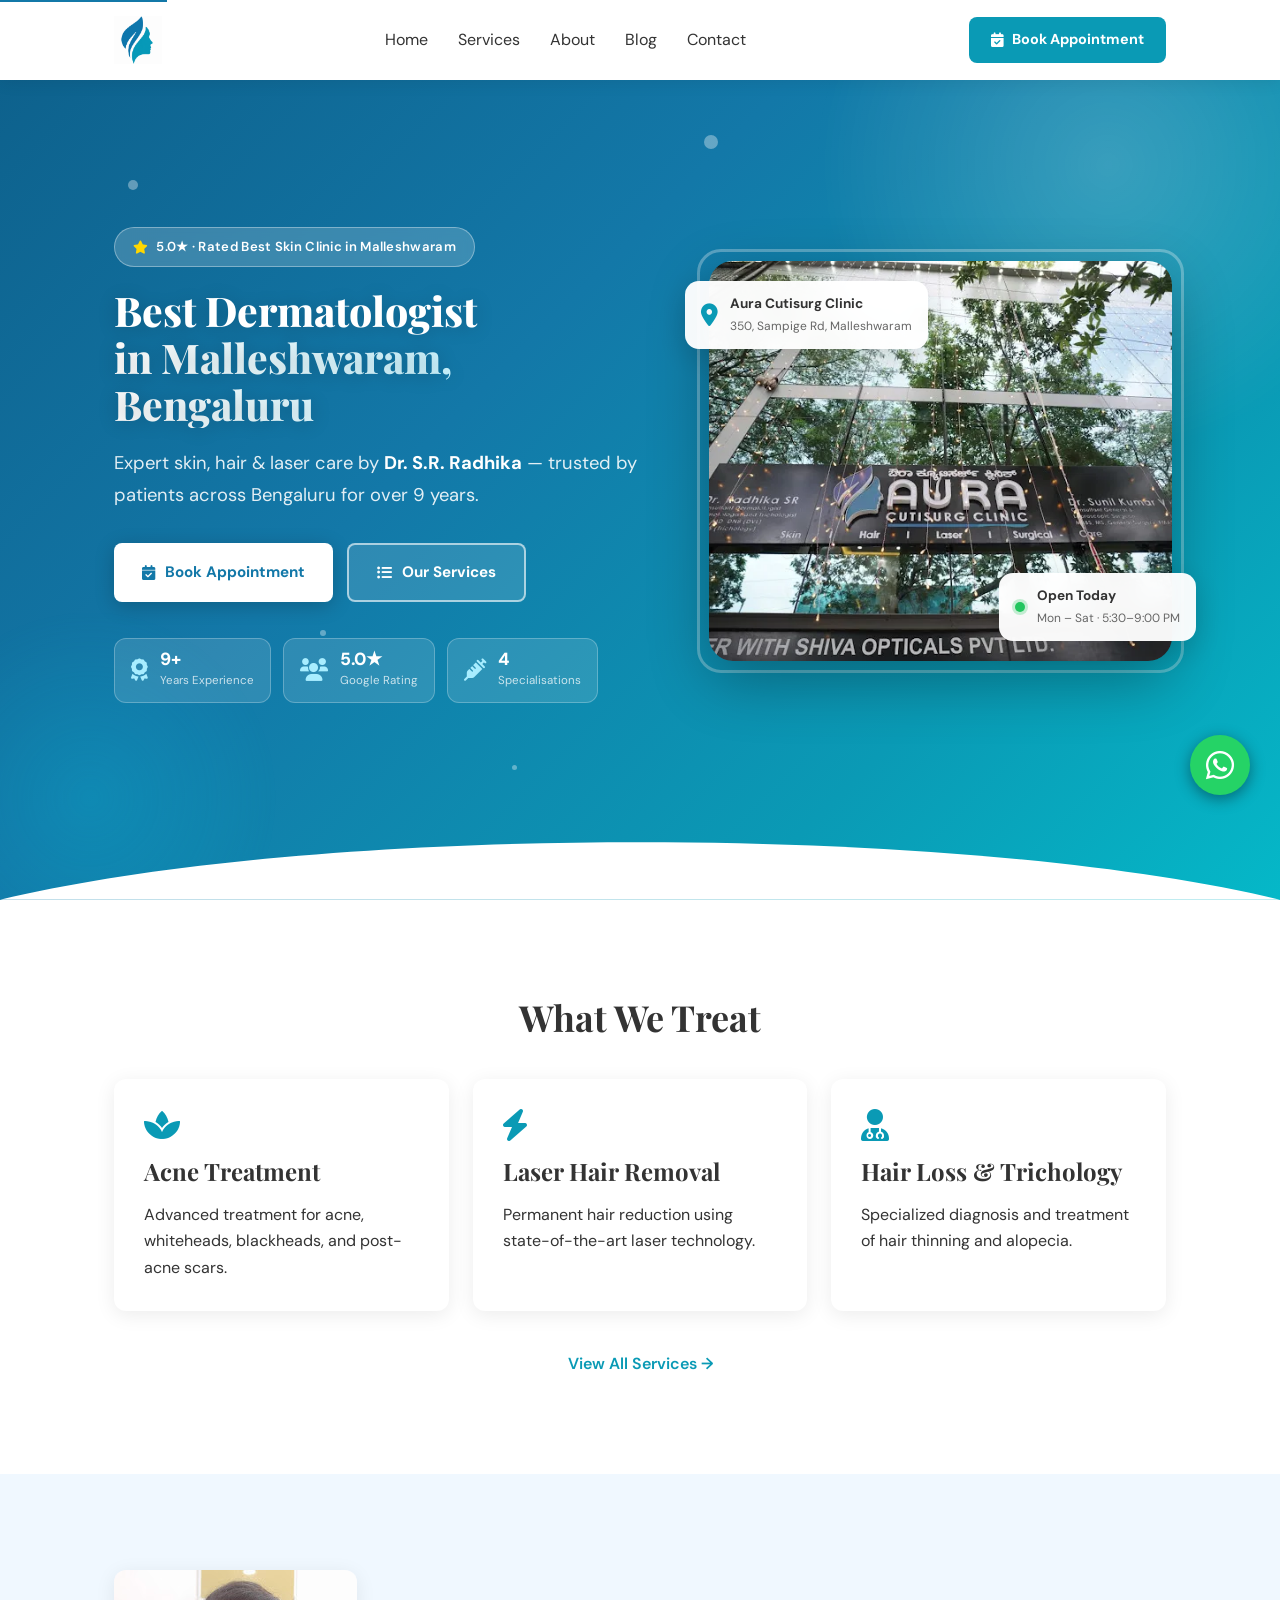
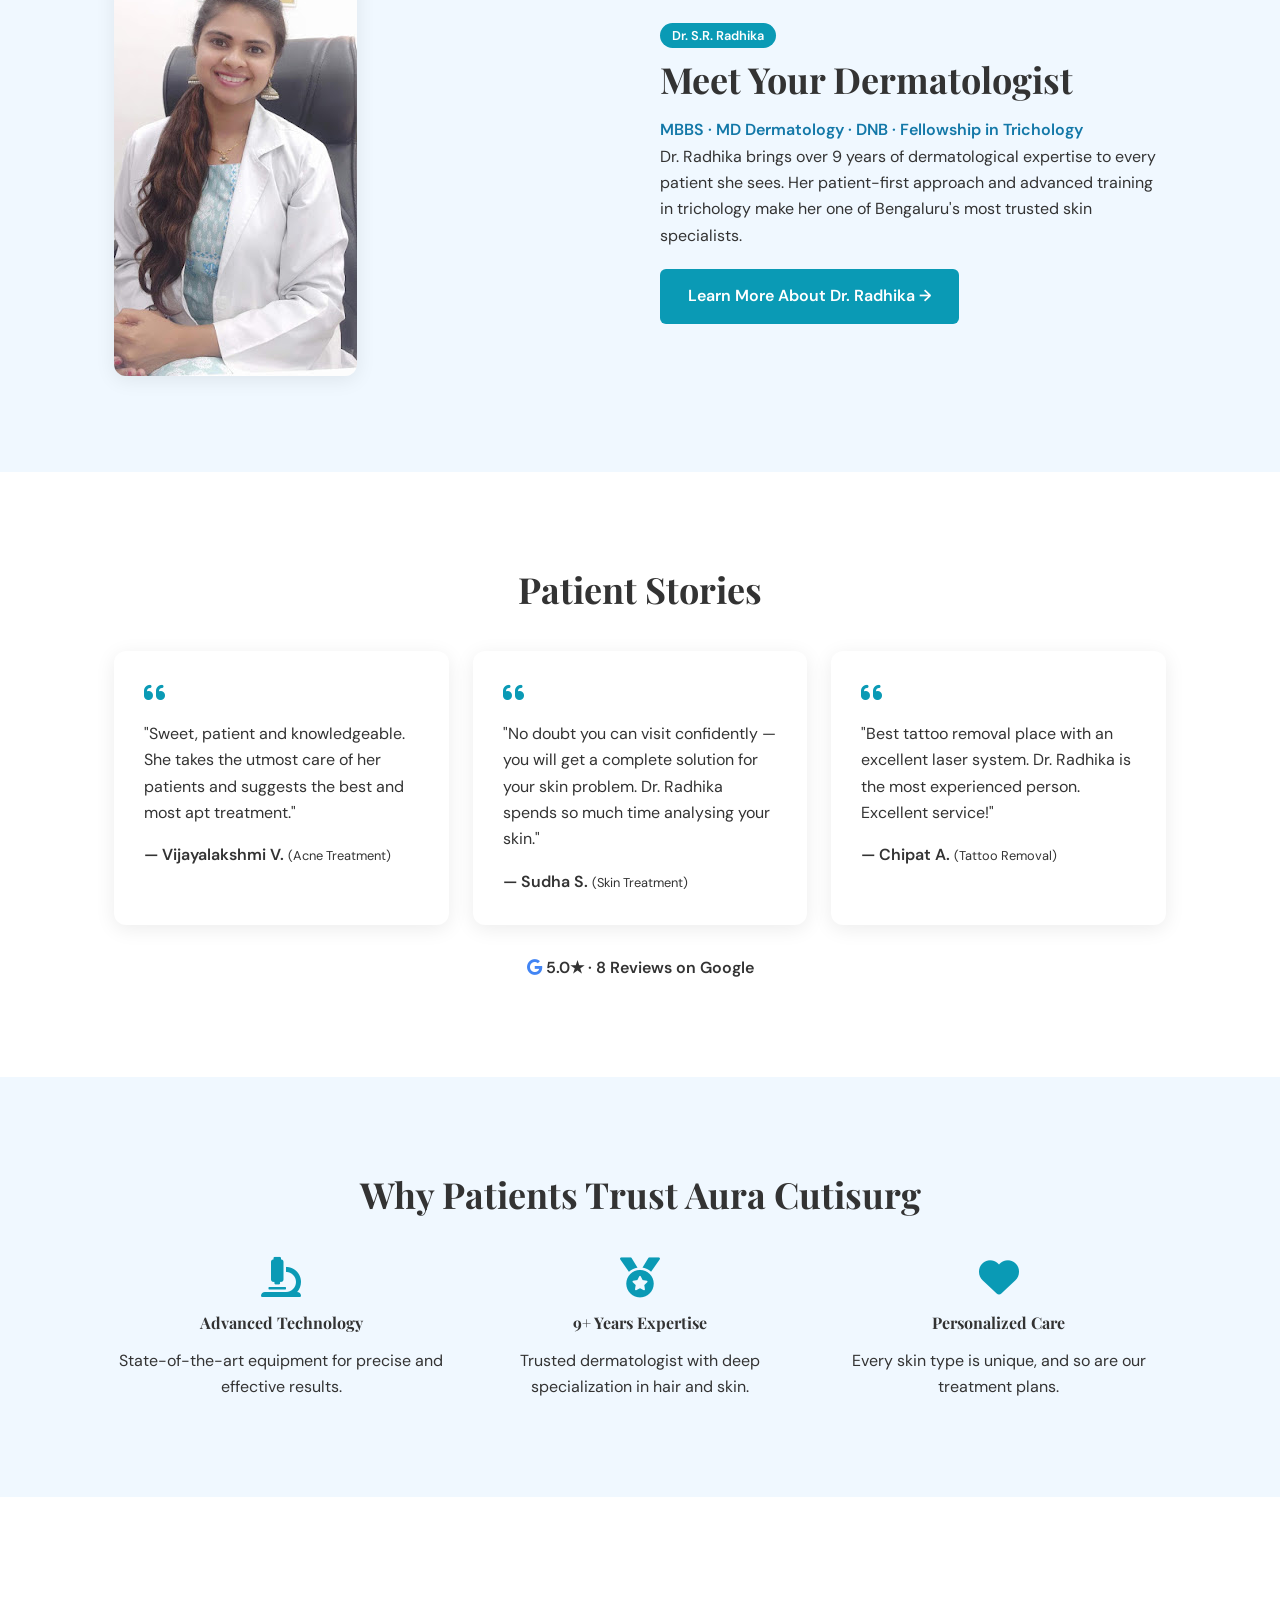
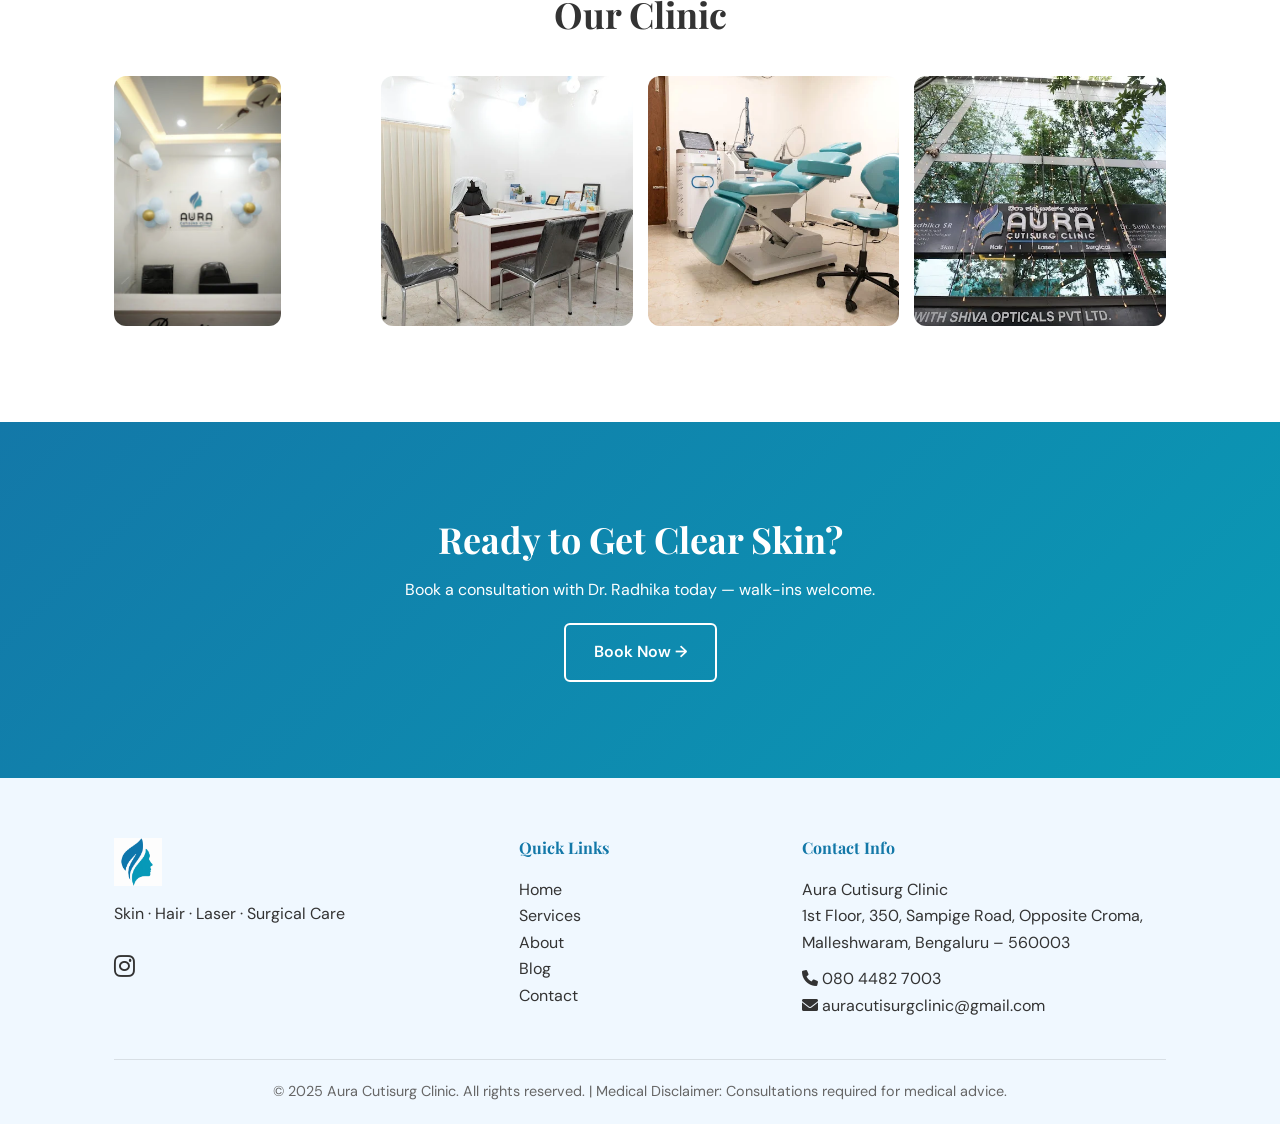
<file: index.html>
<!DOCTYPE html>
<html lang="en">
<head>
    <meta charset="UTF-8">
    <meta name="viewport" content="width=device-width, initial-scale=1.0">
    <title>Best Dermatologist in Malleshwaram | Aura Cutisurg Clinic — Bengaluru</title>
    <meta name="description" content="Aura Cutisurg Clinic offers expert skin, hair, and laser care in Bengaluru. Led by Dr. S.R. Radhika, we specialize in acne, hair loss, and laser treatments.">
    <meta name="keywords" content="dermatologist Malleshwaram, skin clinic Bengaluru, acne treatment Bengaluru, hair loss treatment Bengaluru, laser hair removal Malleshwaram">
    <link rel="canonical" href="https://auracutisurgclinic.com/">
    
    <!-- Geo Tags -->
    <meta name="geo.region" content="IN-KA">
    <meta name="geo.placename" content="Malleshwaram, Bengaluru">
    
    <!-- Open Graph -->
    <meta property="og:title" content="Best Dermatologist in Malleshwaram | Aura Cutisurg Clinic">
    <meta property="og:description" content="Advanced skin, hair, and laser care by Dr. S.R. Radhika. Trusted by patients across Bengaluru.">
    <meta property="og:url" content="https://auracutisurgclinic.com/">
    <meta property="og:type" content="website">
    <meta property="og:image" content="images/banner.jpg">
    
    <link rel="icon" href="images/favicon-32x32.jpg" type="image/jpeg">
    <link rel="preconnect" href="https://fonts.googleapis.com">
    <link rel="preconnect" href="https://fonts.gstatic.com" crossorigin>
    <link rel="stylesheet" href="style.css">
    <link rel="stylesheet" href="https://cdnjs.cloudflare.com/ajax/libs/font-awesome/6.0.0/css/all.min.css">

    <!-- Schema Markup -->
    <script type="application/ld+json">
    {
      "@context": "https://schema.org",
      "@type": "MedicalClinic",
      "name": "Aura Cutisurg Clinic",
      "image": "https://auracutisurgclinic.com/images/logo.jpg",
      "address": {
        "@type": "PostalAddress",
        "streetAddress": "350, 1st Floor, Sampige Road, Opposite Croma, Yalappa Garden",
        "addressLocality": "Malleshwaram",
        "addressRegion": "Karnataka",
        "postalCode": "560003",
        "addressCountry": "IN"
      },
      "telephone": "+918044827003",
      "url": "https://auracutisurgclinic.com",
      "openingHours": ["Mo-Sa 17:30-21:00"],
      "geo": {
        "@type": "GeoCoordinates",
        "latitude": "13.0035",
        "longitude": "77.5703"
      },
      "sameAs": ["https://www.instagram.com/aura_cutisurg_clinic"],
      "aggregateRating": {
        "@type": "AggregateRating",
        "ratingValue": "5.0",
        "reviewCount": "8"
      },
      "medicalSpecialty": "Dermatology",
      "priceRange": "₹500"
    }
    </script>
</head>
<body>
    <a href="#main" class="skip-link">Skip to main content</a>

    <nav class="navbar">
        <div class="nav-container">
            <a href="index.html" class="logo">
                <img src="images/logo.jpg" alt="Aura Cutisurg Clinic Logo">
            </a>
            <ul class="nav-links">
                <li><a href="index.html">Home</a></li>
                <li><a href="services.html">Services</a></li>
                <li><a href="about.html">About</a></li>
                <li><a href="blog/index.html">Blog</a></li>
                <li><a href="contact.html">Contact</a></li>
            </ul>
            <a href="contact.html" class="btn btn-primary nav-btn nav-cta"><i class="fas fa-calendar-check"></i> Book Appointment</a>
            <div class="menu-toggle" id="menu-toggle">
                <i class="fas fa-bars"></i>
            </div>
        </div>
    </nav>

    <div class="mobile-menu" id="mobile-menu">
        <ul>
            <li><a href="index.html">Home</a></li>
            <li><a href="services.html">Services</a></li>
            <li><a href="about.html">About</a></li>
            <li><a href="blog/index.html">Blog</a></li>
            <li><a href="contact.html">Contact</a></li>
            <li><a href="contact.html" class="btn btn-primary">Book Appointment</a></li>
        </ul>
    </div>

    <main id="main">
        <!-- ✦ HERO SECTION — Redesigned ✦ -->
        <section class="hero-v2">
            <!-- Animated particle dots -->
            <div class="hero-particles" aria-hidden="true">
                <span class="particle p1"></span>
                <span class="particle p2"></span>
                <span class="particle p3"></span>
                <span class="particle p4"></span>
                <span class="particle p5"></span>
                <span class="particle p6"></span>
            </div>

            <!-- Decorative circle blobs -->
            <div class="hero-blob blob-1" aria-hidden="true"></div>
            <div class="hero-blob blob-2" aria-hidden="true"></div>

            <div class="hero-v2-inner container">
                <!-- LEFT — Text Content -->
                <div class="hero-text-col">
                    <div class="hero-badge animate-fade-up" style="animation-delay:0.1s">
                        <i class="fas fa-star"></i> 5.0★ · Rated Best Skin Clinic in Malleshwaram
                    </div>

                    <h1 class="animate-fade-up" style="animation-delay:0.25s">
                        Best Dermatologist
                        <span class="hero-highlight">in Malleshwaram,<br>Bengaluru</span>
                    </h1>

                    <p class="hero-sub animate-fade-up" style="animation-delay:0.4s">
                        Expert skin, hair &amp; laser care by <strong>Dr. S.R. Radhika</strong> —
                        trusted by patients across Bengaluru for over 9 years.
                    </p>

                    <div class="hero-btns animate-fade-up" style="animation-delay:0.55s">
                        <a href="contact.html" class="btn btn-hero-primary">
                            <i class="fas fa-calendar-check"></i> Book Appointment
                        </a>
                        <a href="services.html" class="btn btn-hero-outline">
                            <i class="fas fa-list-ul"></i> Our Services
                        </a>
                    </div>

                    <!-- Trust pills -->
                    <div class="hero-trust animate-fade-up" style="animation-delay:0.7s">
                        <div class="trust-pill">
                            <i class="fas fa-award"></i>
                            <div>
                                <span class="pill-num">9+</span>
                                <span class="pill-label">Years Experience</span>
                            </div>
                        </div>
                        <div class="trust-pill">
                            <i class="fas fa-users"></i>
                            <div>
                                <span class="pill-num">5.0★</span>
                                <span class="pill-label">Google Rating</span>
                            </div>
                        </div>
                        <div class="trust-pill">
                            <i class="fas fa-syringe"></i>
                            <div>
                                <span class="pill-num">4</span>
                                <span class="pill-label">Specialisations</span>
                            </div>
                        </div>
                    </div>
                </div>

                <!-- RIGHT — Clinic Building Image -->
                <div class="hero-photo-col animate-fade-left" style="animation-delay:0.3s">
                    <div class="hero-photo-wrap">
                        <!-- Decorative ring -->
                        <div class="photo-ring" aria-hidden="true"></div>
                        <img
                            src="images/outside-building-view.jpg"
                            alt="Aura Cutisurg Clinic building exterior, Malleshwaram, Bengaluru"
                            class="hero-doctor-img"
                            width="480" height="400"
                        >
                        <!-- Floating card — location -->
                        <div class="floating-card fc-top">
                            <i class="fas fa-map-marker-alt"></i>
                            <div>
                                <strong>Aura Cutisurg Clinic</strong>
                                <span>350, Sampige Rd, Malleshwaram</span>
                            </div>
                        </div>
                        <!-- Floating card — availability -->
                        <div class="floating-card fc-bottom">
                            <span class="avail-dot"></span>
                            <div>
                                <strong>Open Today</strong>
                                <span>Mon – Sat · 5:30–9:00 PM</span>
                            </div>
                        </div>
                    </div>
                </div>
            </div>

            <!-- Curved bottom divider -->
            <div class="hero-divider" aria-hidden="true">
                <svg viewBox="0 0 1440 80" preserveAspectRatio="none">
                    <path d="M0,80 C360,0 1080,0 1440,80 L1440,80 L0,80 Z" fill="#ffffff"/>
                </svg>
            </div>
        </section>

        <!-- Services Preview -->
        <section class="section-padding">
            <div class="container">
                <h2 class="text-center">What We Treat</h2>
                <div class="grid-3" style="margin-top: 40px;">
                    <div class="card">
                        <i class="fas fa-spa" style="font-size: 2rem; color: var(--accent); margin-bottom: 1rem;"></i>
                        <h3>Acne Treatment</h3>
                        <p>Advanced treatment for acne, whiteheads, blackheads, and post-acne scars.</p>
                    </div>
                    <div class="card">
                        <i class="fas fa-bolt" style="font-size: 2rem; color: var(--accent); margin-bottom: 1rem;"></i>
                        <h3>Laser Hair Removal</h3>
                        <p>Permanent hair reduction using state-of-the-art laser technology.</p>
                    </div>
                    <div class="card">
                        <i class="fas fa-user-md" style="font-size: 2rem; color: var(--accent); margin-bottom: 1rem;"></i>
                        <h3>Hair Loss & Trichology</h3>
                        <p>Specialized diagnosis and treatment of hair thinning and alopecia.</p>
                    </div>
                </div>
                <div class="text-center" style="margin-top: 40px;">
                    <a href="services.html" style="color: var(--accent); font-weight: 600;">View All Services →</a>
                </div>
            </div>
        </section>

        <!-- About Teaser -->
        <section class="section-padding bg-tint">
            <div class="container">
                <div class="grid-2" style="align-items: center;">
                    <div class="about-image">
                        <img src="images/doctor-photo.jpg" alt="Dr. S.R. Radhika" style="border-radius: 12px; box-shadow: var(--shadow);">
                    </div>
                    <div class="about-text">
                        <span style="background: var(--accent); color: #fff; padding: 4px 12px; border-radius: 20px; font-size: 0.8rem; font-weight: 600;">Dr. S.R. Radhika</span>
                        <h2 style="margin-top: 10px;">Meet Your Dermatologist</h2>
                        <p style="font-weight: 600; color: var(--primary);">MBBS · MD Dermatology · DNB · Fellowship in Trichology</p>
                        <p>Dr. Radhika brings over 9 years of dermatological expertise to every patient she sees. Her patient-first approach and advanced training in trichology make her one of Bengaluru's most trusted skin specialists.</p>
                        <a href="about.html" class="btn btn-primary" style="margin-top: 20px;">Learn More About Dr. Radhika →</a>
                    </div>
                </div>
            </div>
        </section>

        <!-- Testimonials -->
        <section class="section-padding">
            <div class="container">
                <h2 class="text-center">Patient Stories</h2>
                <div class="grid-3" style="margin-top: 40px;">
                    <div class="card bg-tint">
                        <i class="fas fa-quote-left" style="color: var(--accent); font-size: 1.5rem; margin-bottom: 1rem;"></i>
                        <p>"Sweet, patient and knowledgeable. She takes the utmost care of her patients and suggests the best and most apt treatment."</p>
                        <p style="margin-top: 1rem; font-weight: 600;">— Vijayalakshmi V. <span style="font-size: 0.8rem; font-weight: 400;">(Acne Treatment)</span></p>
                    </div>
                    <div class="card bg-tint">
                        <i class="fas fa-quote-left" style="color: var(--accent); font-size: 1.5rem; margin-bottom: 1rem;"></i>
                        <p>"No doubt you can visit confidently — you will get a complete solution for your skin problem. Dr. Radhika spends so much time analysing your skin."</p>
                        <p style="margin-top: 1rem; font-weight: 600;">— Sudha S. <span style="font-size: 0.8rem; font-weight: 400;">(Skin Treatment)</span></p>
                    </div>
                    <div class="card bg-tint">
                        <i class="fas fa-quote-left" style="color: var(--accent); font-size: 1.5rem; margin-bottom: 1rem;"></i>
                        <p>"Best tattoo removal place with an excellent laser system. Dr. Radhika is the most experienced person. Excellent service!"</p>
                        <p style="margin-top: 1rem; font-weight: 600;">— Chipat A. <span style="font-size: 0.8rem; font-weight: 400;">(Tattoo Removal)</span></p>
                    </div>
                </div>
                <div class="text-center" style="margin-top: 30px;">
                    <p style="font-weight: 600;"><i class="fab fa-google" style="color: #4285F4;"></i> 5.0★ · 8 Reviews on Google</p>
                </div>
            </div>
        </section>

        <!-- Why Choose Us -->
        <section class="section-padding bg-tint">
            <div class="container">
                <h2 class="text-center">Why Patients Trust Aura Cutisurg</h2>
                <div class="grid-3" style="margin-top: 40px;">
                    <div class="text-center">
                        <i class="fas fa-microscope" style="font-size: 2.5rem; color: var(--accent); margin-bottom: 1rem;"></i>
                        <h4>Advanced Technology</h4>
                        <p>State-of-the-art equipment for precise and effective results.</p>
                    </div>
                    <div class="text-center">
                        <i class="fas fa-medal" style="font-size: 2.5rem; color: var(--accent); margin-bottom: 1rem;"></i>
                        <h4>9+ Years Expertise</h4>
                        <p>Trusted dermatologist with deep specialization in hair and skin.</p>
                    </div>
                    <div class="text-center">
                        <i class="fas fa-heart" style="font-size: 2.5rem; color: var(--accent); margin-bottom: 1rem;"></i>
                        <h4>Personalized Care</h4>
                        <p>Every skin type is unique, and so are our treatment plans.</p>
                    </div>
                </div>
            </div>
        </section>

        <!-- Gallery -->
        <section class="section-padding">
            <div class="container">
                <h2 class="text-center">Our Clinic</h2>
                <div class="grid-2" style="grid-template-columns: repeat(auto-fit, minmax(200px, 1fr)); margin-top: 40px; gap: 15px;">
                    <img src="images/Reception.jpg" alt="Aura Cutisurg Clinic reception Malleshwaram" style="border-radius: 12px; height: 250px; object-fit: cover;">
                    <img src="images/Doctor-Room.jpg" alt="Consultation room at Aura Cutisurg" style="border-radius: 12px; height: 250px; object-fit: cover;">
                    <img src="images/patient-bed.jpg" alt="Laser treatment room Bengaluru" style="border-radius: 12px; height: 250px; object-fit: cover;">
                    <img src="images/outside-building-view.jpg" alt="Aura Cutisurg Clinic building Malleshwaram" style="border-radius: 12px; height: 250px; object-fit: cover;">
                </div>
            </div>
        </section>

        <!-- CTA Banner -->
        <section class="section-padding" style="background: var(--gradient); color: #fff; text-align: center;">
            <div class="container">
                <h2>Ready to Get Clear Skin?</h2>
                <p>Book a consultation with Dr. Radhika today — walk-ins welcome.</p>
                <a href="contact.html" class="btn btn-outline" style="margin-top: 20px; border-color: #fff;">Book Now →</a>
            </div>
        </section>
    </main>

    <footer>
        <div class="container">
            <div class="footer-grid">
                <div class="footer-col">
                    <img src="images/logo.jpg" alt="Aura Cutisurg Clinic" style="max-height: 48px; margin-bottom: 15px;">
                    <p>Skin · Hair · Laser · Surgical Care</p>
                    <div style="margin-top: 20px;">
                        <a href="https://www.instagram.com/aura_cutisurg_clinic" target="_blank" style="font-size: 1.5rem;"><i class="fab fa-instagram"></i></a>
                    </div>
                </div>
                <div class="footer-col">
                    <h4>Quick Links</h4>
                    <ul>
                        <li><a href="index.html">Home</a></li>
                        <li><a href="services.html">Services</a></li>
                        <li><a href="about.html">About</a></li>
                        <li><a href="blog/index.html">Blog</a></li>
                        <li><a href="contact.html">Contact</a></li>
                    </ul>
                </div>
                <div class="footer-col">
                    <h4>Contact Info</h4>
                    <p>Aura Cutisurg Clinic</p>
                    <p>1st Floor, 350, Sampige Road, Opposite Croma, Malleshwaram, Bengaluru – 560003</p>
                    <p style="margin-top: 10px;"><i class="fas fa-phone"></i> 080 4482 7003</p>
                    <p><i class="fas fa-envelope"></i> auracutisurgclinic@gmail.com</p>
                </div>
            </div>
            <div class="footer-bottom">
                <p>&copy; 2025 Aura Cutisurg Clinic. All rights reserved. | Medical Disclaimer: Consultations required for medical advice.</p>
            </div>
        </div>
    </footer>

    <a href="https://wa.me/918044827003" class="whatsapp-float" aria-label="Chat with us on WhatsApp">
        <i class="fab fa-whatsapp" style="color: #fff; font-size: 2rem;"></i>
    </a>

    <!-- Botpress Chatbot Scripts -->
    <script src="https://cdn.botpress.cloud/webchat/v3.6/inject.js"></script>
    <script src="https://files.bpcontent.cloud/2026/05/11/06/20260511064256-J6EUMUDD.js"></script>
    
    <script src="main.js"></script>
</body>
</html>
</file>
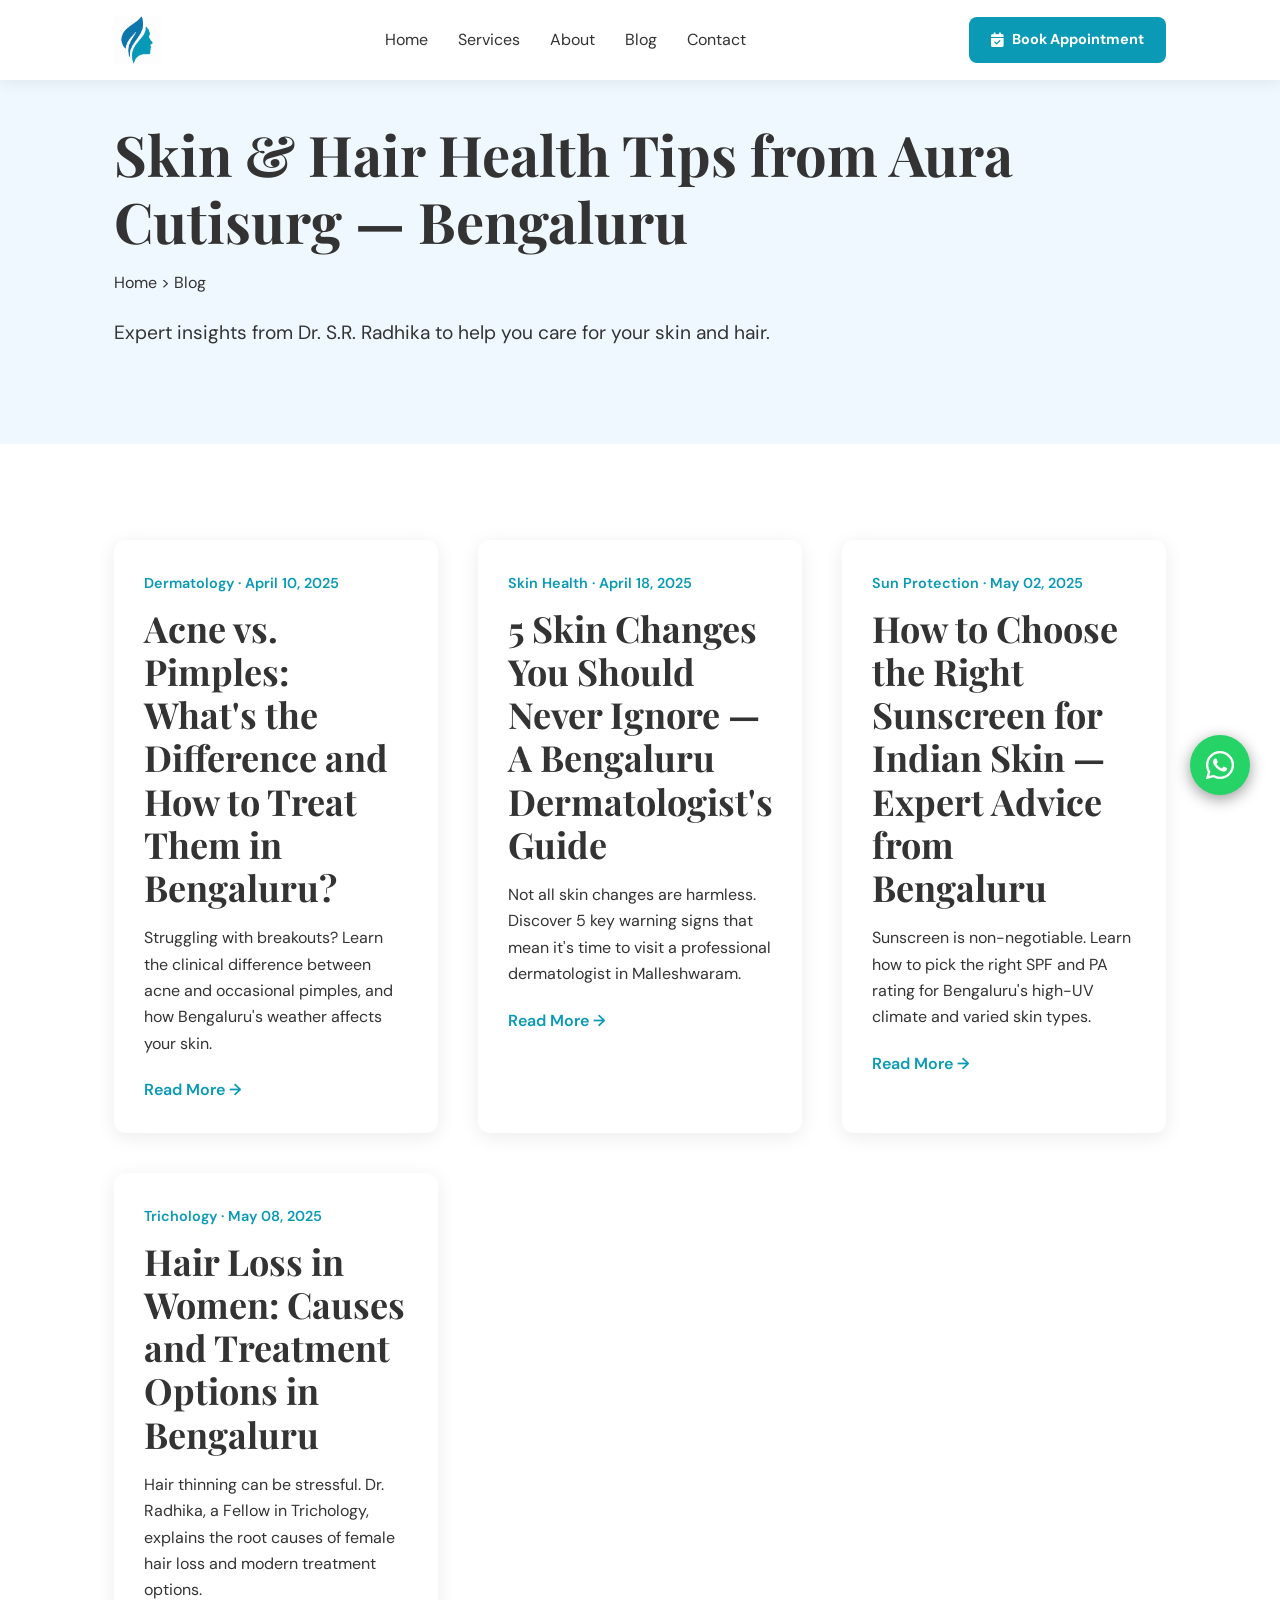
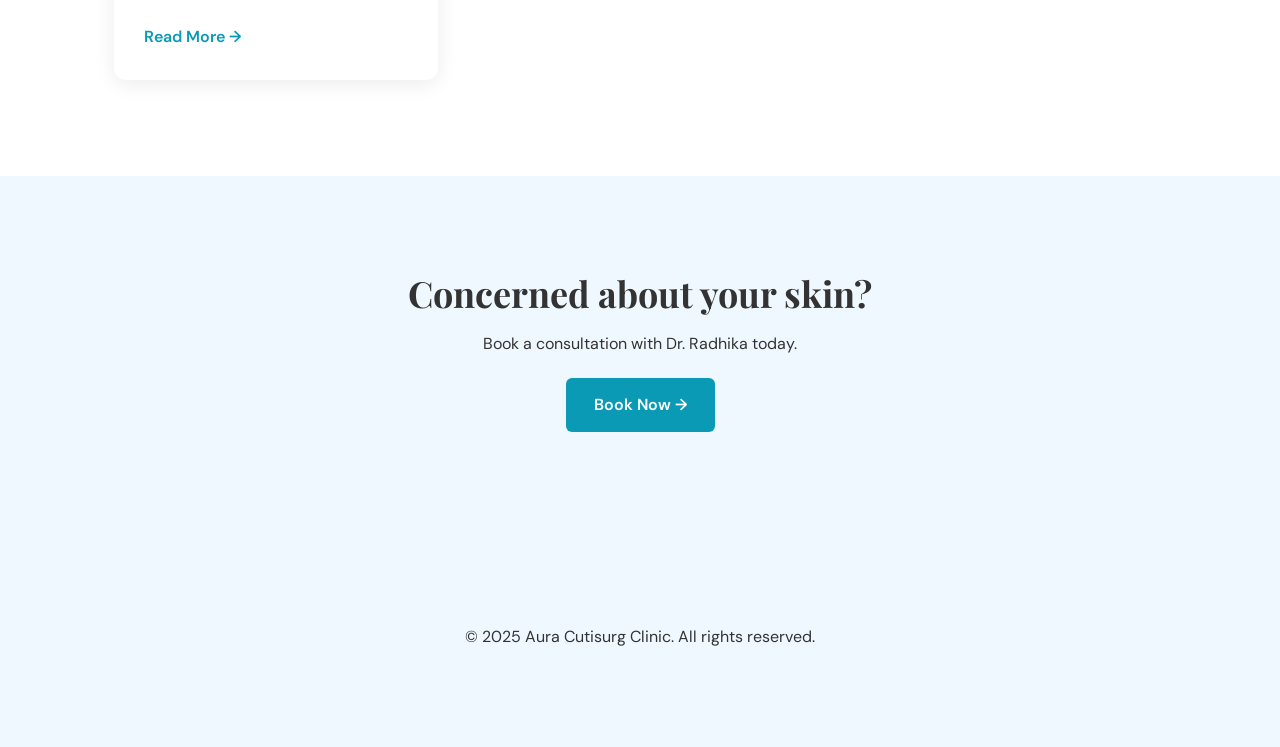
<file: blog/index.html>
<!DOCTYPE html>
<html lang="en">
<head>
    <meta charset="UTF-8">
    <meta name="viewport" content="width=device-width, initial-scale=1.0">
    <title>Skin & Hair Health Tips | Aura Cutisurg Clinic — Bengaluru</title>
    <meta name="description" content="Read expert skin and hair care tips from Dr. S.R. Radhika at Aura Cutisurg Clinic, Bengaluru. Insights on acne, hair loss, and more.">
    <meta name="keywords" content="skin care blog Bengaluru, hair tips Malleshwaram, Dr. Radhika blog">
    <link rel="canonical" href="https://auracutisurgclinic.com/blog/">
    <link rel="icon" href="../images/favicon-32x32.jpg" type="image/jpeg">
    <link rel="stylesheet" href="../style.css">
    <link rel="stylesheet" href="https://cdnjs.cloudflare.com/ajax/libs/font-awesome/6.0.0/css/all.min.css">
    
    <!-- Schema -->
    <script type="application/ld+json">
    {
      "@context": "https://schema.org",
      "@type": "Blog",
      "name": "Aura Cutisurg Skin & Hair Blog",
      "description": "Expert insights from Dr. S.R. Radhika on dermatology and trichology.",
      "publisher": {
        "@type": "MedicalClinic",
        "name": "Aura Cutisurg Clinic"
      },
      "blogPost": [
        {
          "@type": "BlogPosting",
          "headline": "Acne vs. Pimples: What's the Difference?",
          "url": "https://auracutisurgclinic.com/blog/post-1.html"
        },
        {
          "@type": "BlogPosting",
          "headline": "5 Skin Changes You Should Never Ignore",
          "url": "https://auracutisurgclinic.com/blog/post-2.html"
        }
      ]
    }
    </script>
</head>
<body>
    <nav class="navbar scrolled">
        <div class="nav-container">
            <a href="../index.html" class="logo">
                <img src="../images/logo.jpg" alt="Aura Cutisurg Clinic Logo">
            </a>
            <ul class="nav-links">
                <li><a href="../index.html">Home</a></li>
                <li><a href="../services.html">Services</a></li>
                <li><a href="../about.html">About</a></li>
                <li><a href="index.html">Blog</a></li>
                <li><a href="../contact.html">Contact</a></li>
            </ul>
            <a href="../contact.html" class="btn btn-primary nav-btn nav-cta"><i class="fas fa-calendar-check"></i> Book Appointment</a>
            <div class="menu-toggle" id="menu-toggle">
                <i class="fas fa-bars"></i>
            </div>
        </div>
    </nav>

    <div class="mobile-menu" id="mobile-menu">
        <ul>
            <li><a href="../index.html">Home</a></li>
            <li><a href="../services.html">Services</a></li>
            <li><a href="../about.html">About</a></li>
            <li><a href="index.html">Blog</a></li>
            <li><a href="../contact.html">Contact</a></li>
            <li><a href="../contact.html" class="btn btn-primary">Book Appointment</a></li>
        </ul>
    </div>

    <main>
        <header class="section-padding" style="background: var(--bg-tint); padding-top: 120px;">
            <div class="container">
                <h1>Skin & Hair Health Tips from Aura Cutisurg — Bengaluru</h1>
                <p>Home > Blog</p>
                <p style="margin-top: 20px; font-size: 1.2rem; max-width: 700px;">Expert insights from Dr. S.R. Radhika to help you care for your skin and hair.</p>
            </div>
        </header>

        <section class="section-padding">
            <div class="container">
                <div class="grid-2">
                    <!-- Post 1 -->
                    <article class="card">
                        <span style="color: var(--accent); font-weight: 600; font-size: 0.9rem;">Dermatology · April 10, 2025</span>
                        <h2 style="margin-top: 10px;"><a href="post-1.html">Acne vs. Pimples: What's the Difference and How to Treat Them in Bengaluru?</a></h2>
                        <p>Struggling with breakouts? Learn the clinical difference between acne and occasional pimples, and how Bengaluru's weather affects your skin.</p>
                        <a href="post-1.html" style="display: inline-block; margin-top: 20px; color: var(--accent); font-weight: 600;">Read More →</a>
                    </article>
                    <!-- Post 2 -->
                    <article class="card">
                        <span style="color: var(--accent); font-weight: 600; font-size: 0.9rem;">Skin Health · April 18, 2025</span>
                        <h2 style="margin-top: 10px;"><a href="post-2.html">5 Skin Changes You Should Never Ignore — A Bengaluru Dermatologist's Guide</a></h2>
                        <p>Not all skin changes are harmless. Discover 5 key warning signs that mean it's time to visit a professional dermatologist in Malleshwaram.</p>
                        <a href="post-2.html" style="display: inline-block; margin-top: 20px; color: var(--accent); font-weight: 600;">Read More →</a>
                    </article>
                    <!-- Post 3 -->
                    <article class="card">
                        <span style="color: var(--accent); font-weight: 600; font-size: 0.9rem;">Sun Protection · May 02, 2025</span>
                        <h2 style="margin-top: 10px;"><a href="post-3.html">How to Choose the Right Sunscreen for Indian Skin — Expert Advice from Bengaluru</a></h2>
                        <p>Sunscreen is non-negotiable. Learn how to pick the right SPF and PA rating for Bengaluru's high-UV climate and varied skin types.</p>
                        <a href="post-3.html" style="display: inline-block; margin-top: 20px; color: var(--accent); font-weight: 600;">Read More →</a>
                    </article>
                    <!-- Post 4 -->
                    <article class="card">
                        <span style="color: var(--accent); font-weight: 600; font-size: 0.9rem;">Trichology · May 08, 2025</span>
                        <h2 style="margin-top: 10px;"><a href="post-4.html">Hair Loss in Women: Causes and Treatment Options in Bengaluru</a></h2>
                        <p>Hair thinning can be stressful. Dr. Radhika, a Fellow in Trichology, explains the root causes of female hair loss and modern treatment options.</p>
                        <a href="post-4.html" style="display: inline-block; margin-top: 20px; color: var(--accent); font-weight: 600;">Read More →</a>
                    </article>
                </div>
            </div>
        </section>

        <section class="section-padding bg-tint text-center">
            <div class="container">
                <h2>Concerned about your skin?</h2>
                <p>Book a consultation with Dr. Radhika today.</p>
                <a href="../contact.html" class="btn btn-primary" style="margin-top: 20px;">Book Now →</a>
            </div>
        </section>
    </main>

    <footer class="section-padding">
        <div class="container">
            <p class="text-center">&copy; 2025 Aura Cutisurg Clinic. All rights reserved.</p>
        </div>
    </footer>

    <a href="https://wa.me/918044827003" class="whatsapp-float" aria-label="Chat with us on WhatsApp">
        <i class="fab fa-whatsapp"></i>
    </a>
    <!-- Botpress Chatbot Scripts -->
    <script src="https://cdn.botpress.cloud/webchat/v3.6/inject.js"></script>
    <script src="https://files.bpcontent.cloud/2026/05/11/06/20260511064256-J6EUMUDD.js"></script>
    
    <script src="../main.js"></script>
</body>
</html>
</file>
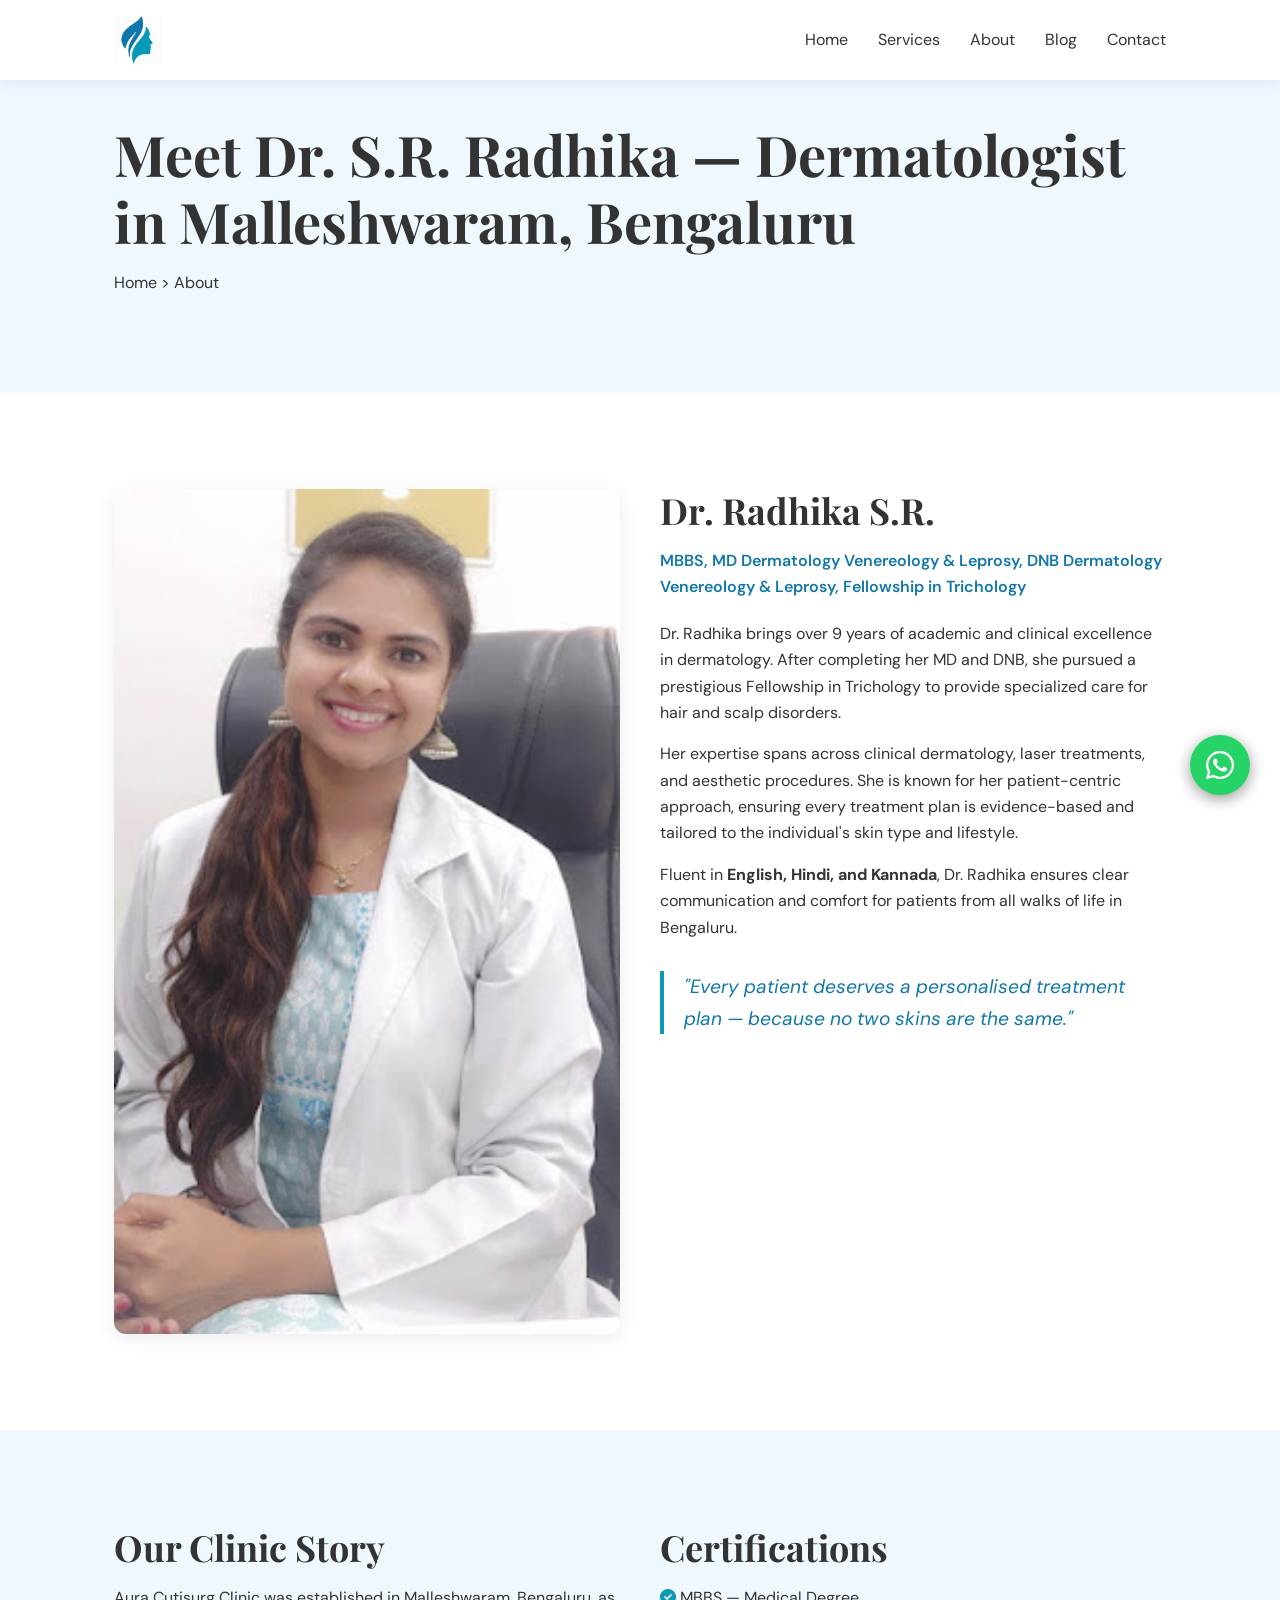
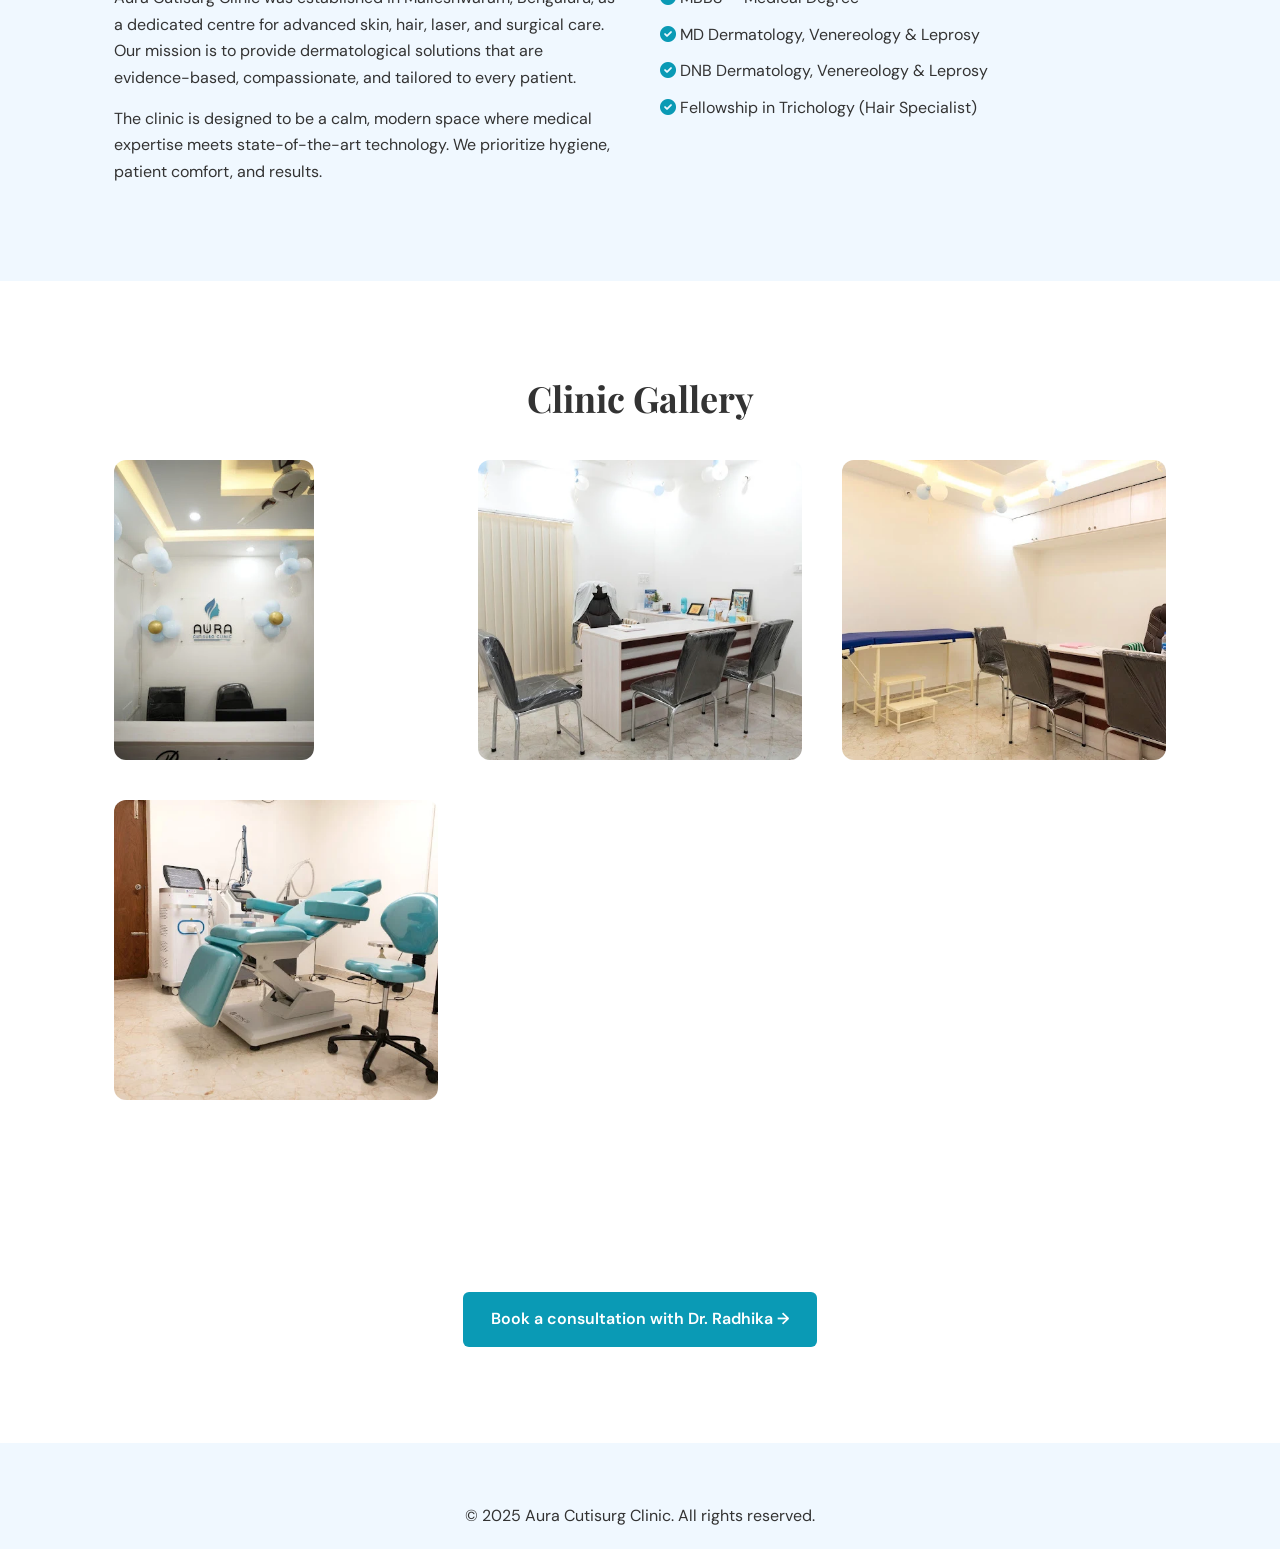
<file: about.html>
<!DOCTYPE html>
<html lang="en">
<head>
    <meta charset="UTF-8">
    <meta name="viewport" content="width=device-width, initial-scale=1.0">
    <title>Meet Dr. S.R. Radhika | Dermatologist in Malleshwaram, Bengaluru</title>
    <meta name="description" content="Learn more about Dr. S.R. Radhika, a leading dermatologist in Bengaluru with 9+ years experience. Specialist in hair loss and laser treatments.">
    <meta name="keywords" content="Dr. S.R. Radhika, dermatologist Malleshwaram, trichologist Bengaluru, skin specialist Bengaluru">
    <link rel="canonical" href="https://auracutisurgclinic.com/about.html">
    <link rel="icon" href="images/favicon-32x32.jpg" type="image/jpeg">
    <link rel="stylesheet" href="style.css">
    <link rel="stylesheet" href="https://cdnjs.cloudflare.com/ajax/libs/font-awesome/6.0.0/css/all.min.css">
</head>
<body>
    <nav class="navbar scrolled">
        <div class="nav-container">
            <a href="index.html" class="logo">
                <img src="images/logo.jpg" alt="Aura Cutisurg Clinic Logo">
            </a>
            <ul class="nav-links">
                <li><a href="index.html">Home</a></li>
                <li><a href="services.html">Services</a></li>
                <li><a href="about.html">About</a></li>
                <li><a href="blog/index.html">Blog</a></li>
                <li><a href="contact.html">Contact</a></li>
            </ul>
            <div class="menu-toggle" id="menu-toggle">
                <i class="fas fa-bars"></i>
            </div>
        </div>
    </nav>

    <div class="mobile-menu" id="mobile-menu">
        <ul>
            <li><a href="index.html">Home</a></li>
            <li><a href="services.html">Services</a></li>
            <li><a href="about.html">About</a></li>
            <li><a href="blog/index.html">Blog</a></li>
            <li><a href="contact.html">Contact</a></li>
        </ul>
    </div>

    <main>
        <header class="section-padding" style="background: var(--bg-tint); padding-top: 120px;">
            <div class="container">
                <h1>Meet Dr. S.R. Radhika — Dermatologist in Malleshwaram, Bengaluru</h1>
                <p>Home > About</p>
            </div>
        </header>

        <section class="section-padding">
            <div class="container">
                <div class="grid-2" style="align-items: flex-start;">
                    <div class="doctor-photo">
                        <img src="images/doctor-photo.jpg" alt="Dr. S.R. Radhika" style="border-radius: 12px; box-shadow: var(--shadow); width: 100%;">
                    </div>
                    <div class="doctor-bio">
                        <h2>Dr. Radhika S.R.</h2>
                        <p style="color: var(--primary); font-weight: 600;">MBBS, MD Dermatology Venereology & Leprosy, DNB Dermatology Venereology & Leprosy, Fellowship in Trichology</p>
                        <p style="margin-top: 20px;">Dr. Radhika brings over 9 years of academic and clinical excellence in dermatology. After completing her MD and DNB, she pursued a prestigious Fellowship in Trichology to provide specialized care for hair and scalp disorders.</p>
                        <p style="margin-top: 15px;">Her expertise spans across clinical dermatology, laser treatments, and aesthetic procedures. She is known for her patient-centric approach, ensuring every treatment plan is evidence-based and tailored to the individual's skin type and lifestyle.</p>
                        <p style="margin-top: 15px;">Fluent in <strong>English, Hindi, and Kannada</strong>, Dr. Radhika ensures clear communication and comfort for patients from all walks of life in Bengaluru.</p>
                        <blockquote style="margin-top: 30px; border-left: 4px solid var(--accent); padding-left: 20px; font-style: italic; color: var(--primary); font-size: 1.2rem;">
                            "Every patient deserves a personalised treatment plan — because no two skins are the same."
                        </blockquote>
                    </div>
                </div>
            </div>
        </section>

        <section class="section-padding bg-tint">
            <div class="container">
                <div class="grid-2">
                    <div>
                        <h2>Our Clinic Story</h2>
                        <p>Aura Cutisurg Clinic was established in Malleshwaram, Bengaluru, as a dedicated centre for advanced skin, hair, laser, and surgical care. Our mission is to provide dermatological solutions that are evidence-based, compassionate, and tailored to every patient.</p>
                        <p style="margin-top: 15px;">The clinic is designed to be a calm, modern space where medical expertise meets state-of-the-art technology. We prioritize hygiene, patient comfort, and results.</p>
                    </div>
                    <div>
                        <h2>Certifications</h2>
                        <ul style="display: grid; gap: 10px;">
                            <li><i class="fas fa-check-circle" style="color: var(--accent);"></i> MBBS — Medical Degree</li>
                            <li><i class="fas fa-check-circle" style="color: var(--accent);"></i> MD Dermatology, Venereology & Leprosy</li>
                            <li><i class="fas fa-check-circle" style="color: var(--accent);"></i> DNB Dermatology, Venereology & Leprosy</li>
                            <li><i class="fas fa-check-circle" style="color: var(--accent);"></i> Fellowship in Trichology (Hair Specialist)</li>
                        </ul>
                    </div>
                </div>
            </div>
        </section>

        <section class="section-padding">
            <div class="container">
                <h2 class="text-center">Clinic Gallery</h2>
                <div class="grid-2" style="margin-top: 40px;">
                    <img src="images/Reception.jpg" alt="Aura Cutisurg Clinic Reception" style="border-radius: 12px; height: 300px; object-fit: cover;">
                    <img src="images/Doctor-Room.jpg" alt="Aura Cutisurg Consultation Room" style="border-radius: 12px; height: 300px; object-fit: cover;">
                    <img src="images/Doctor-Room-02.jpg" alt="Modern Consultation Desk" style="border-radius: 12px; height: 300px; object-fit: cover;">
                    <img src="images/patient-bed.jpg" alt="Laser Treatment Chair" style="border-radius: 12px; height: 300px; object-fit: cover;">
                </div>
            </div>
        </section>

        <section class="section-padding text-center">
            <div class="container">
                <a href="contact.html" class="btn btn-primary">Book a consultation with Dr. Radhika →</a>
            </div>
        </section>
    </main>

    <footer>
        <div class="container">
            <p class="text-center">&copy; 2025 Aura Cutisurg Clinic. All rights reserved.</p>
        </div>
    </footer>

    <a href="https://wa.me/918044827003" class="whatsapp-float">
        <i class="fab fa-whatsapp" style="color: #fff; font-size: 2rem;"></i>
    </a>
    <!-- Botpress Chatbot Scripts -->
    <script src="https://cdn.botpress.cloud/webchat/v3.6/inject.js"></script>
    <script src="https://files.bpcontent.cloud/2026/05/11/06/20260511064256-J6EUMUDD.js"></script>
    
    <script src="main.js"></script>
</body>
</html>
</file>
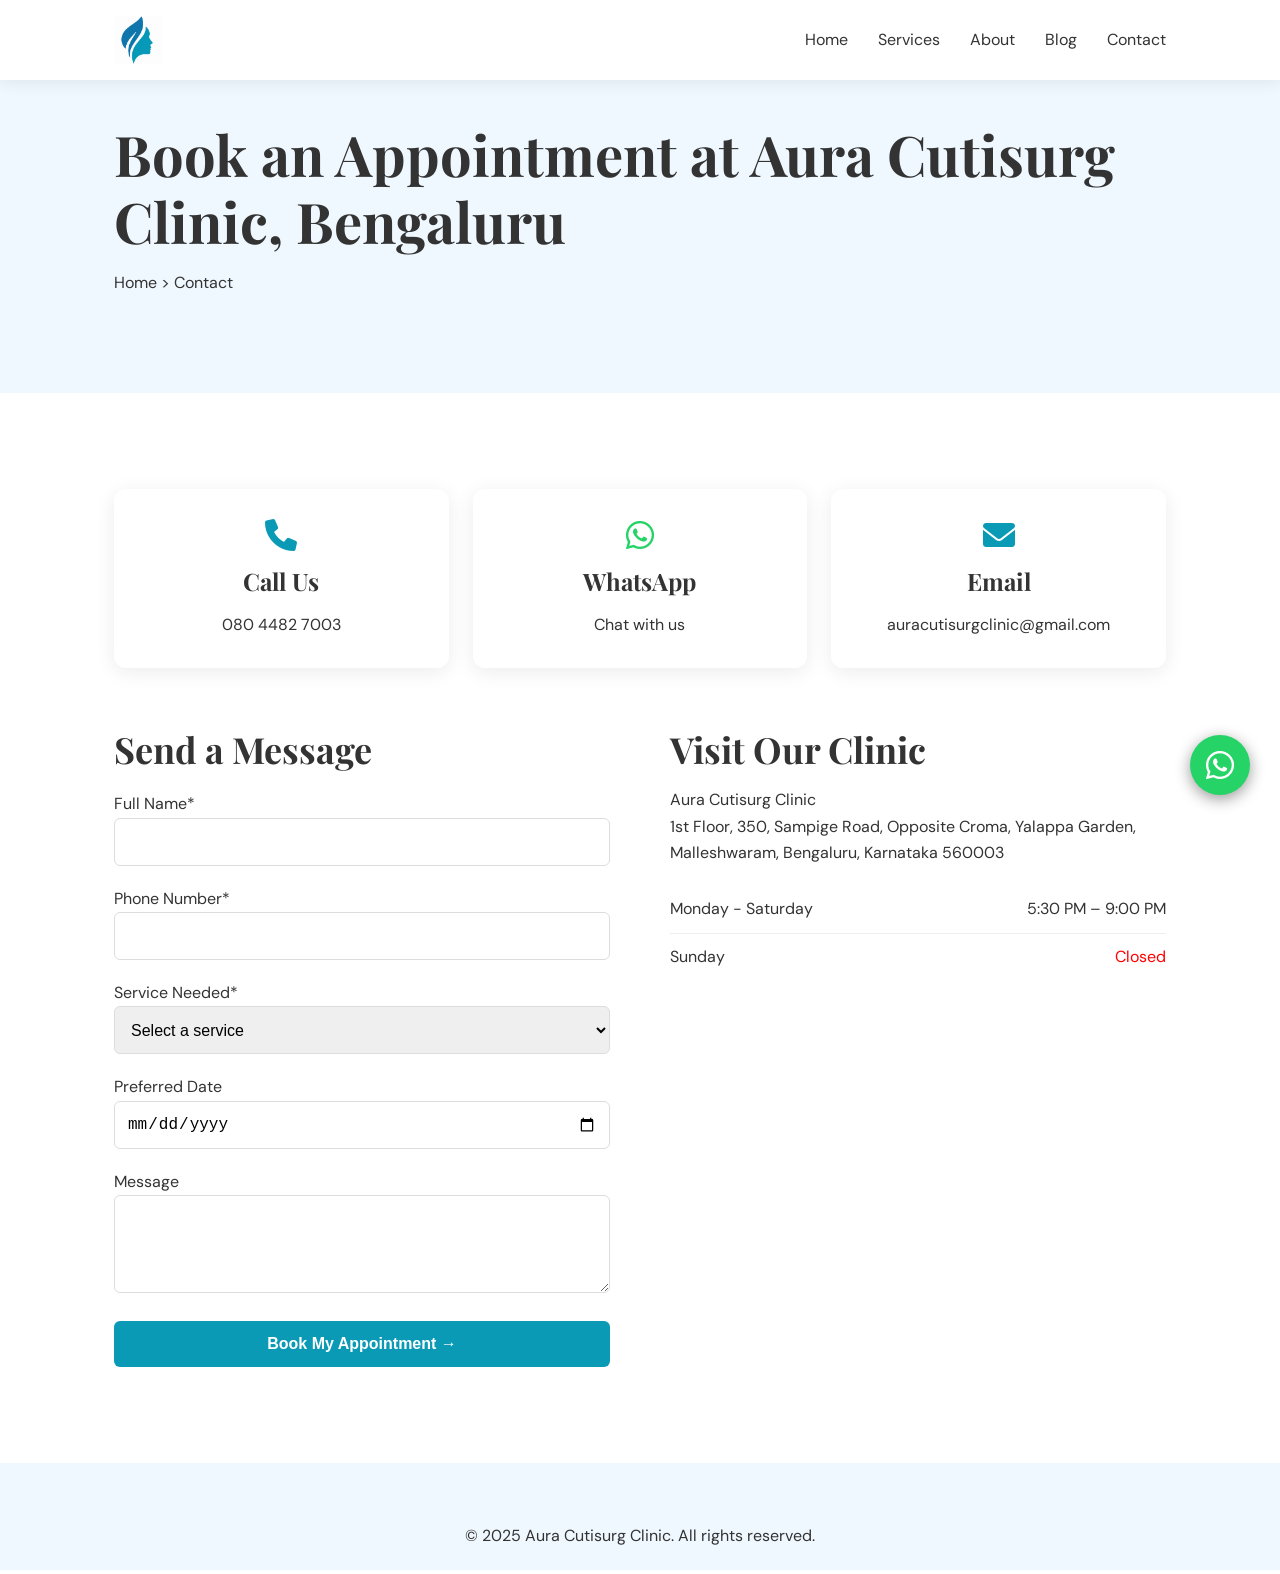
<file: contact.html>
<!DOCTYPE html>
<html lang="en">
<head>
    <meta charset="UTF-8">
    <meta name="viewport" content="width=device-width, initial-scale=1.0">
    <title>Book an Appointment | Aura Cutisurg Clinic Bengaluru</title>
    <meta name="description" content="Book your appointment with Dr. S.R. Radhika at Aura Cutisurg Clinic, Malleshwaram. Call us at 080 4482 7003 or use our online form.">
    <meta name="keywords" content="book dermatologist Bengaluru, skin clinic Malleshwaram contact, Aura Cutisurg phone number">
    <link rel="canonical" href="https://auracutisurgclinic.com/contact.html">
    <link rel="icon" href="images/favicon-32x32.jpg" type="image/jpeg">
    <link rel="stylesheet" href="style.css">
    <link rel="stylesheet" href="https://cdnjs.cloudflare.com/ajax/libs/font-awesome/6.0.0/css/all.min.css">
</head>
<body>
    <nav class="navbar scrolled">
        <div class="nav-container">
            <a href="index.html" class="logo">
                <img src="images/logo.jpg" alt="Aura Cutisurg Clinic Logo">
            </a>
            <ul class="nav-links">
                <li><a href="index.html">Home</a></li>
                <li><a href="services.html">Services</a></li>
                <li><a href="about.html">About</a></li>
                <li><a href="blog/index.html">Blog</a></li>
                <li><a href="contact.html">Contact</a></li>
            </ul>
            <div class="menu-toggle" id="menu-toggle">
                <i class="fas fa-bars"></i>
            </div>
        </div>
    </nav>

    <div class="mobile-menu" id="mobile-menu">
        <ul>
            <li><a href="index.html">Home</a></li>
            <li><a href="services.html">Services</a></li>
            <li><a href="about.html">About</a></li>
            <li><a href="blog/index.html">Blog</a></li>
            <li><a href="contact.html">Contact</a></li>
        </ul>
    </div>

    <main>
        <header class="section-padding" style="background: var(--bg-tint); padding-top: 120px;">
            <div class="container">
                <h1>Book an Appointment at Aura Cutisurg Clinic, Bengaluru</h1>
                <p>Home > Contact</p>
            </div>
        </header>

        <section class="section-padding">
            <div class="container">
                <div class="grid-3">
                    <div class="card text-center">
                        <i class="fas fa-phone" style="color: var(--accent); font-size: 2rem; margin-bottom: 1rem;"></i>
                        <h3>Call Us</h3>
                        <p><a href="tel:08044827003">080 4482 7003</a></p>
                    </div>
                    <div class="card text-center">
                        <i class="fab fa-whatsapp" style="color: #25D366; font-size: 2rem; margin-bottom: 1rem;"></i>
                        <h3>WhatsApp</h3>
                        <p><a href="https://wa.me/918044827003">Chat with us</a></p>
                    </div>
                    <div class="card text-center">
                        <i class="fas fa-envelope" style="color: var(--accent); font-size: 2rem; margin-bottom: 1rem;"></i>
                        <h3>Email</h3>
                        <p><a href="mailto:auracutisurgclinic@gmail.com">auracutisurgclinic@gmail.com</a></p>
                    </div>
                </div>

                <div class="grid-2" style="margin-top: 60px; gap: 60px;">
                    <div>
                        <h2>Send a Message</h2>
                        <form id="booking-form" style="display: grid; gap: 20px; margin-top: 20px;">
                            <div>
                                <label for="name">Full Name*</label>
                                <input type="text" id="name" required style="width: 100%; padding: 12px; border: 1px solid #ddd; border-radius: 6px; height: 48px; font-size: 16px;">
                            </div>
                            <div>
                                <label for="phone">Phone Number*</label>
                                <input type="tel" id="phone" pattern="[0-9]{10}" required style="width: 100%; padding: 12px; border: 1px solid #ddd; border-radius: 6px; height: 48px; font-size: 16px;">
                            </div>
                            <div>
                                <label for="service">Service Needed*</label>
                                <select id="service" required style="width: 100%; padding: 12px; border: 1px solid #ddd; border-radius: 6px; height: 48px; font-size: 16px;">
                                    <option value="">Select a service</option>
                                    <option value="Acne Treatment">Acne Treatment</option>
                                    <option value="Laser Hair Removal">Laser Hair Removal</option>
                                    <option value="Hair Loss / Trichology">Hair Loss / Trichology</option>
                                    <option value="Skin Pigmentation">Skin Pigmentation</option>
                                    <option value="Tattoo Removal">Tattoo Removal</option>
                                    <option value="Surgical / Cosmetic">Surgical / Cosmetic</option>
                                    <option value="Other">Other</option>
                                </select>
                            </div>
                            <div>
                                <label for="date">Preferred Date</label>
                                <input type="date" id="date" style="width: 100%; padding: 12px; border: 1px solid #ddd; border-radius: 6px; height: 48px; font-size: 16px;">
                            </div>
                            <div>
                                <label for="message">Message</label>
                                <textarea id="message" rows="4" style="width: 100%; padding: 12px; border: 1px solid #ddd; border-radius: 6px; font-size: 16px;"></textarea>
                            </div>
                            <button type="submit" class="btn btn-primary">Book My Appointment →</button>
                        </form>
                    </div>
                    <div>
                        <h2>Visit Our Clinic</h2>
                        <p style="margin-bottom: 20px;">Aura Cutisurg Clinic<br>1st Floor, 350, Sampige Road, Opposite Croma, Yalappa Garden, Malleshwaram, Bengaluru, Karnataka 560003</p>
                        
                        <table style="width: 100%; border-collapse: collapse; margin-bottom: 20px;">
                            <tr style="border-bottom: 1px solid #eee;">
                                <td style="padding: 10px 0;">Monday - Saturday</td>
                                <td style="padding: 10px 0; text-align: right;">5:30 PM – 9:00 PM</td>
                            </tr>
                            <tr>
                                <td style="padding: 10px 0;">Sunday</td>
                                <td style="padding: 10px 0; text-align: right; color: #ff0000;">Closed</td>
                            </tr>
                        </table>

                        <div style="aspect-ratio: 16/9; width: 100%;">
                            <iframe src="https://www.google.com/maps/embed?pb=!1m18!1m12!1m3!1d3887.535039696253!2d77.56885737442828!3d13.001563664221992!2m3!1f0!2f0!3f0!3m2!1i1024!2i768!4f13.1!3m3!1m2!1s0x3bae17a9433402ab%3A0xc2b4818a0cba0187!2sDr.%20S.R.%20Radhika%20%7C%20Best%20Dermatologist%20in%20Malleshwaram%2C%20Bengaluru!5e0!3m2!1sen!2sin!4v1778430374740!5m2!1sen!2sin" width="100%" height="100%" style="border:0; border-radius: 12px;" allowfullscreen="" loading="lazy" referrerpolicy="no-referrer-when-downgrade"></iframe>
                        </div>
                    </div>
                </div>
            </div>
        </section>
    </main>

    <footer>
        <div class="container">
            <p class="text-center">&copy; 2025 Aura Cutisurg Clinic. All rights reserved.</p>
        </div>
    </footer>

    <a href="https://wa.me/918044827003" class="whatsapp-float">
        <i class="fab fa-whatsapp" style="color: #fff; font-size: 2rem;"></i>
    </a>
    <!-- Botpress Chatbot Scripts -->
    <script src="https://cdn.botpress.cloud/webchat/v3.6/inject.js"></script>
    <script src="https://files.bpcontent.cloud/2026/05/11/06/20260511064256-J6EUMUDD.js"></script>
    
    <script src="main.js"></script>
</body>
</html>
</file>
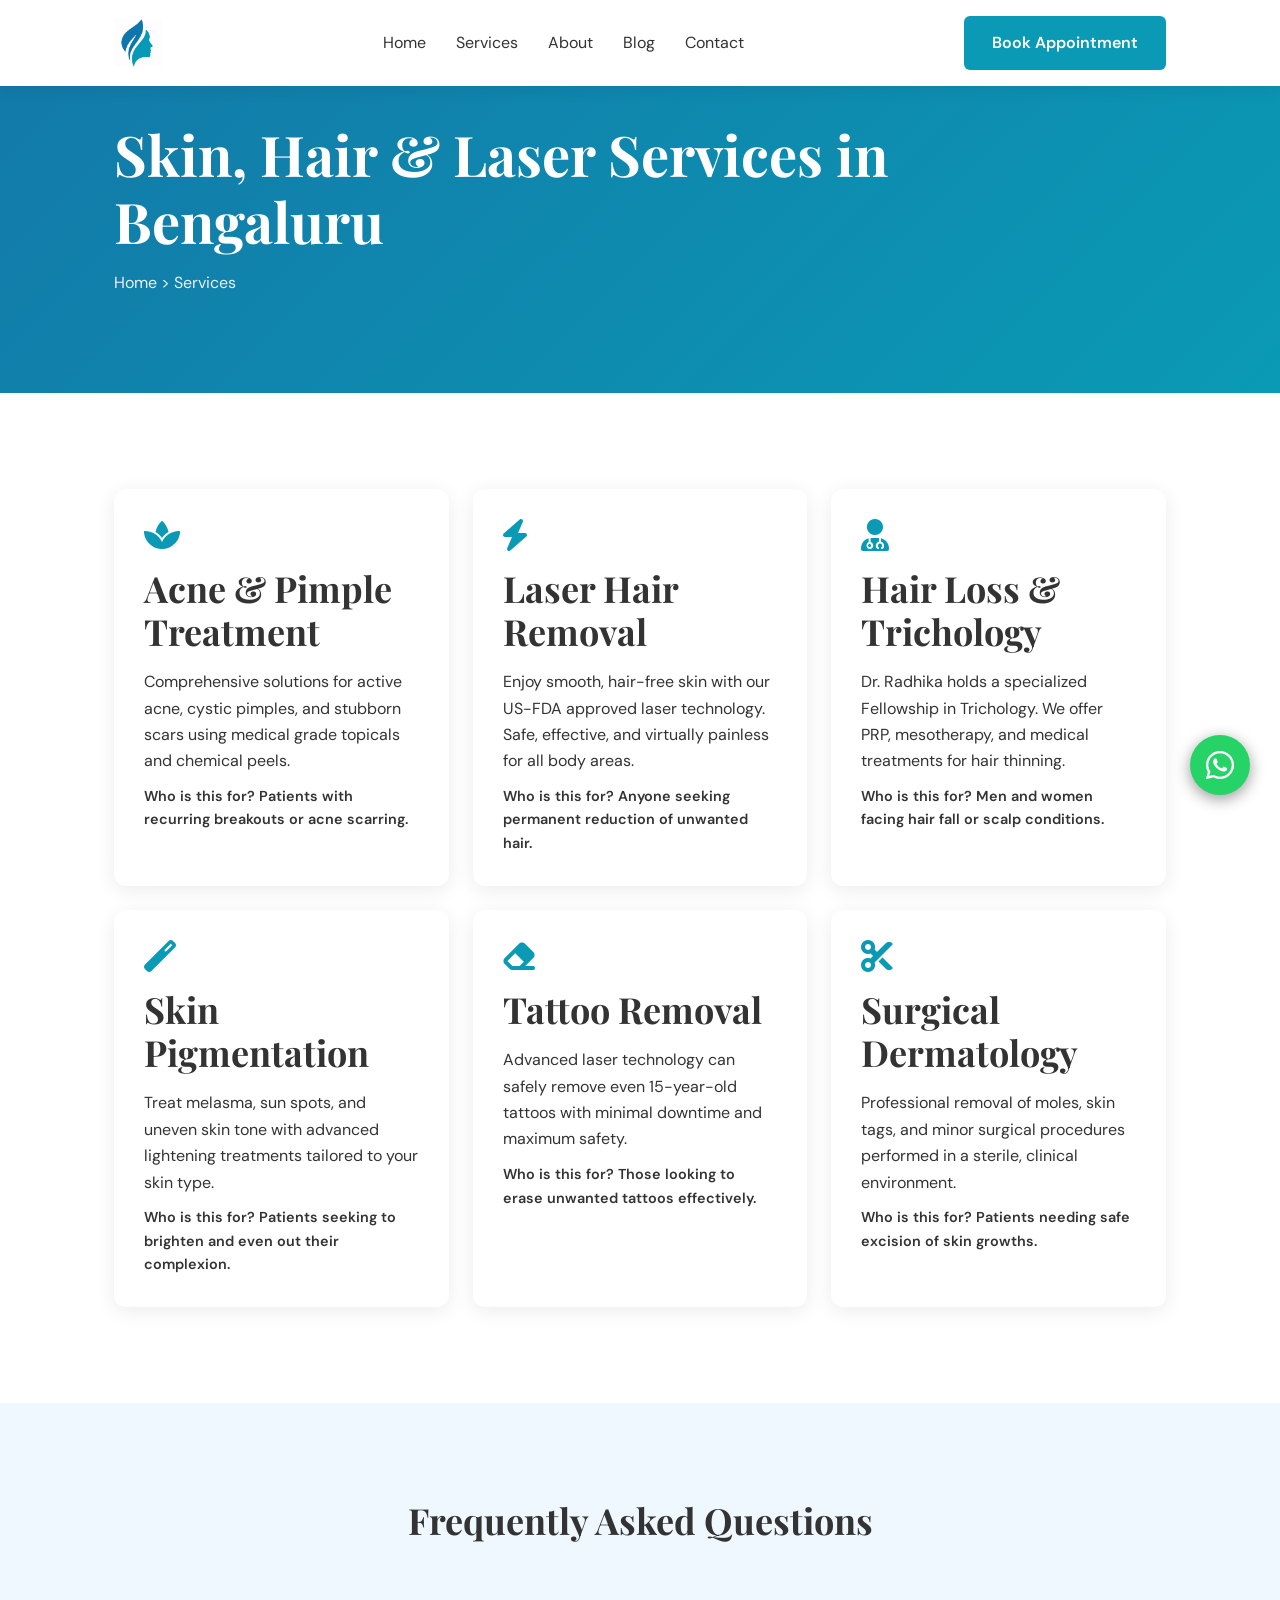
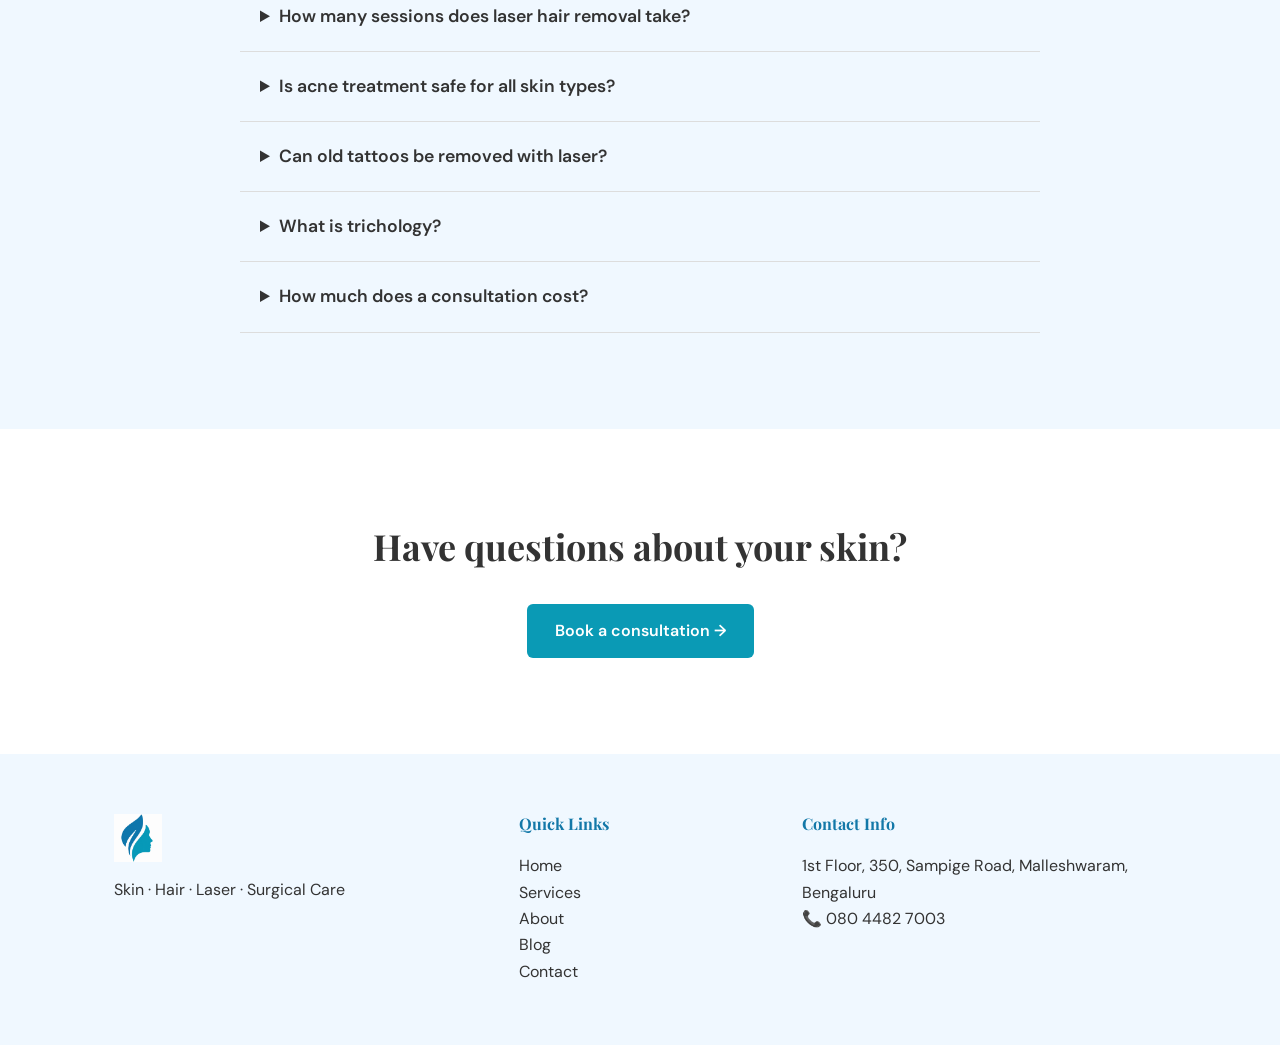
<file: services.html>
<!DOCTYPE html>
<html lang="en">
<head>
    <meta charset="UTF-8">
    <meta name="viewport" content="width=device-width, initial-scale=1.0">
    <title>Skin, Hair & Laser Services | Aura Cutisurg Clinic — Bengaluru</title>
    <meta name="description" content="Explore advanced dermatological services at Aura Cutisurg Clinic, Malleshwaram. Acne treatment, laser hair removal, hair loss solutions, and more.">
    <meta name="keywords" content="skin treatment Bengaluru, hair loss specialist Bengaluru, laser hair removal Malleshwaram, tattoo removal Bengaluru">
    <link rel="canonical" href="https://auracutisurgclinic.com/services.html">
    <link rel="icon" href="images/favicon-32x32.jpg" type="image/jpeg">
    <link rel="stylesheet" href="style.css">
    <link rel="stylesheet" href="https://cdnjs.cloudflare.com/ajax/libs/font-awesome/6.0.0/css/all.min.css">
    
    <!-- Schema -->
    <script type="application/ld+json">
    {
      "@context": "https://schema.org",
      "@type": "FAQPage",
      "mainEntity": [{
        "@type": "Question",
        "name": "How many sessions does laser hair removal take?",
        "acceptedAnswer": {
          "@type": "Answer",
          "text": "Typically, it takes 6-8 sessions for significant hair reduction, though results vary by individual."
        }
      }, {
        "@type": "Question",
        "name": "Is acne treatment safe for all skin types?",
        "acceptedAnswer": {
          "@type": "Answer",
          "text": "Yes, Dr. Radhika provides personalized treatments safe for all Indian skin types."
        }
      }]
    }
    </script>
</head>
<body>
    <nav class="navbar scrolled"> <!-- Always scrolled on subpages -->
        <div class="nav-container">
            <a href="index.html" class="logo">
                <img src="images/logo.jpg" alt="Aura Cutisurg Clinic Logo">
            </a>
            <ul class="nav-links">
                <li><a href="index.html">Home</a></li>
                <li><a href="services.html">Services</a></li>
                <li><a href="about.html">About</a></li>
                <li><a href="blog/index.html">Blog</a></li>
                <li><a href="contact.html">Contact</a></li>
            </ul>
            <a href="contact.html" class="btn btn-primary nav-btn">Book Appointment</a>
            <div class="menu-toggle" id="menu-toggle">
                <i class="fas fa-bars"></i>
            </div>
        </div>
    </nav>

    <div class="mobile-menu" id="mobile-menu">
        <ul>
            <li><a href="index.html">Home</a></li>
            <li><a href="services.html">Services</a></li>
            <li><a href="about.html">About</a></li>
            <li><a href="blog/index.html">Blog</a></li>
            <li><a href="contact.html">Contact</a></li>
        </ul>
    </div>

    <main>
        <header class="section-padding" style="background: var(--gradient); color: #fff; padding-top: 120px;">
            <div class="container">
                <h1>Skin, Hair & Laser Services in Bengaluru</h1>
                <p style="opacity: 0.9;">Home > Services</p>
            </div>
        </header>

        <section class="section-padding">
            <div class="container">
                <div class="grid-3">
                    <!-- Card 1 -->
                    <div class="card">
                        <i class="fas fa-spa" style="color: var(--accent); font-size: 2rem; margin-bottom: 1rem;"></i>
                        <h2>Acne & Pimple Treatment</h2>
                        <p>Comprehensive solutions for active acne, cystic pimples, and stubborn scars using medical grade topicals and chemical peels.</p>
                        <p style="margin-top: 10px; font-weight: 600; font-size: 0.9rem;">Who is this for? Patients with recurring breakouts or acne scarring.</p>
                    </div>
                    <!-- Card 2 -->
                    <div class="card">
                        <i class="fas fa-bolt" style="color: var(--accent); font-size: 2rem; margin-bottom: 1rem;"></i>
                        <h2>Laser Hair Removal</h2>
                        <p>Enjoy smooth, hair-free skin with our US-FDA approved laser technology. Safe, effective, and virtually painless for all body areas.</p>
                        <p style="margin-top: 10px; font-weight: 600; font-size: 0.9rem;">Who is this for? Anyone seeking permanent reduction of unwanted hair.</p>
                    </div>
                    <!-- Card 3 -->
                    <div class="card">
                        <i class="fas fa-user-md" style="color: var(--accent); font-size: 2rem; margin-bottom: 1rem;"></i>
                        <h2>Hair Loss & Trichology</h2>
                        <p>Dr. Radhika holds a specialized Fellowship in Trichology. We offer PRP, mesotherapy, and medical treatments for hair thinning.</p>
                        <p style="margin-top: 10px; font-weight: 600; font-size: 0.9rem;">Who is this for? Men and women facing hair fall or scalp conditions.</p>
                    </div>
                    <!-- Card 4 -->
                    <div class="card">
                        <i class="fas fa-magic" style="color: var(--accent); font-size: 2rem; margin-bottom: 1rem;"></i>
                        <h2>Skin Pigmentation</h2>
                        <p>Treat melasma, sun spots, and uneven skin tone with advanced lightening treatments tailored to your skin type.</p>
                        <p style="margin-top: 10px; font-weight: 600; font-size: 0.9rem;">Who is this for? Patients seeking to brighten and even out their complexion.</p>
                    </div>
                    <!-- Card 5 -->
                    <div class="card">
                        <i class="fas fa-eraser" style="color: var(--accent); font-size: 2rem; margin-bottom: 1rem;"></i>
                        <h2>Tattoo Removal</h2>
                        <p>Advanced laser technology can safely remove even 15-year-old tattoos with minimal downtime and maximum safety.</p>
                        <p style="margin-top: 10px; font-weight: 600; font-size: 0.9rem;">Who is this for? Those looking to erase unwanted tattoos effectively.</p>
                    </div>
                    <!-- Card 6 -->
                    <div class="card">
                        <i class="fas fa-cut" style="color: var(--accent); font-size: 2rem; margin-bottom: 1rem;"></i>
                        <h2>Surgical Dermatology</h2>
                        <p>Professional removal of moles, skin tags, and minor surgical procedures performed in a sterile, clinical environment.</p>
                        <p style="margin-top: 10px; font-weight: 600; font-size: 0.9rem;">Who is this for? Patients needing safe excision of skin growths.</p>
                    </div>
                </div>
            </div>
        </section>

        <!-- FAQs -->
        <section class="section-padding bg-tint">
            <div class="container">
                <h2 class="text-center">Frequently Asked Questions</h2>
                <div style="max-width: 800px; margin: 40px auto 0;">
                    <details style="padding: 20px; border-bottom: 1px solid #ddd; cursor: pointer;">
                        <summary style="font-weight: 600; font-size: 1.1rem;">How many sessions does laser hair removal take?</summary>
                        <p style="margin-top: 10px;">Typically, it takes 6-8 sessions for significant hair reduction, though results vary by individual.</p>
                    </details>
                    <details style="padding: 20px; border-bottom: 1px solid #ddd; cursor: pointer;">
                        <summary style="font-weight: 600; font-size: 1.1rem;">Is acne treatment safe for all skin types?</summary>
                        <p style="margin-top: 10px;">Yes, at Aura Cutisurg, we customize every treatment to match the specific needs of Indian skin types.</p>
                    </details>
                    <details style="padding: 20px; border-bottom: 1px solid #ddd; cursor: pointer;">
                        <summary style="font-weight: 600; font-size: 1.1rem;">Can old tattoos be removed with laser?</summary>
                        <p style="margin-top: 10px;">Yes, our advanced lasers can effectively break down ink even from tattoos that are decades old.</p>
                    </details>
                    <details style="padding: 20px; border-bottom: 1px solid #ddd; cursor: pointer;">
                        <summary style="font-weight: 600; font-size: 1.1rem;">What is trichology?</summary>
                        <p style="margin-top: 10px;">Trichology is the specialized study of the hair and scalp. As a Fellow in Trichology, Dr. Radhika provides expert medical care for hair loss.</p>
                    </details>
                    <details style="padding: 20px; border-bottom: 1px solid #ddd; cursor: pointer;">
                        <summary style="font-weight: 600; font-size: 1.1rem;">How much does a consultation cost?</summary>
                        <p style="margin-top: 10px;">A standard clinic visit consultation is ₹500.</p>
                    </details>
                </div>
            </div>
        </section>

        <section class="section-padding text-center">
            <div class="container">
                <h2>Have questions about your skin?</h2>
                <a href="contact.html" class="btn btn-primary" style="margin-top: 20px;">Book a consultation →</a>
            </div>
        </section>
    </main>

    <footer>
        <!-- Same footer as index.html -->
        <div class="container">
            <div class="footer-grid">
                <div class="footer-col">
                    <img src="images/logo.jpg" alt="Aura Cutisurg Clinic" style="max-height: 48px; margin-bottom: 15px;">
                    <p>Skin · Hair · Laser · Surgical Care</p>
                </div>
                <div class="footer-col">
                    <h4>Quick Links</h4>
                    <ul>
                        <li><a href="index.html">Home</a></li>
                        <li><a href="services.html">Services</a></li>
                        <li><a href="about.html">About</a></li>
                        <li><a href="blog/index.html">Blog</a></li>
                        <li><a href="contact.html">Contact</a></li>
                    </ul>
                </div>
                <div class="footer-col">
                    <h4>Contact Info</h4>
                    <p>1st Floor, 350, Sampige Road, Malleshwaram, Bengaluru</p>
                    <p>📞 080 4482 7003</p>
                </div>
            </div>
        </div>
    </footer>

    <a href="https://wa.me/918044827003" class="whatsapp-float">
        <i class="fab fa-whatsapp" style="color: #fff; font-size: 2rem;"></i>
    </a>
    <!-- Botpress Chatbot Scripts -->
    <script src="https://cdn.botpress.cloud/webchat/v3.6/inject.js"></script>
    <script src="https://files.bpcontent.cloud/2026/05/11/06/20260511064256-J6EUMUDD.js"></script>
    
    <script src="main.js"></script>
</body>
</html>
</file>
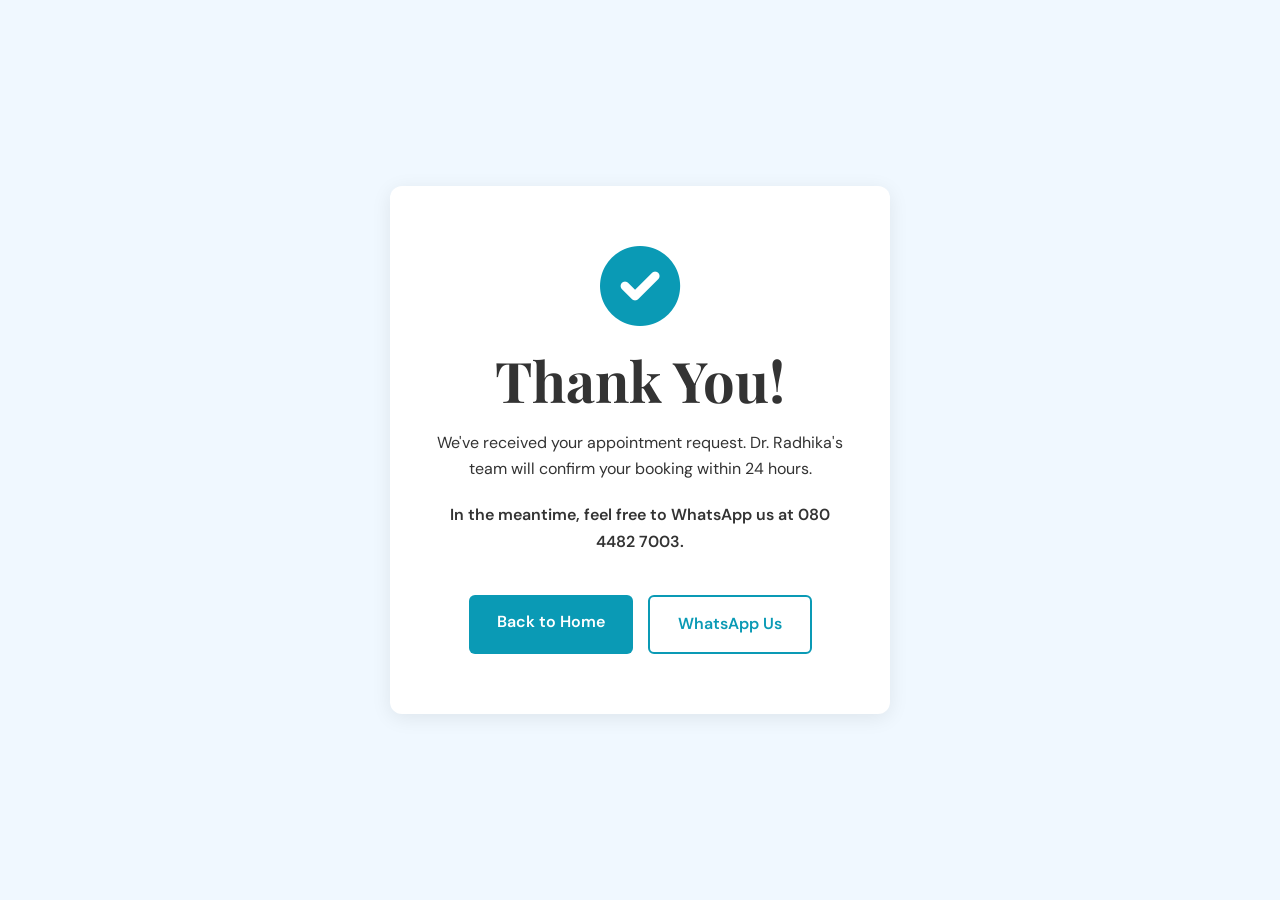
<file: thank-you.html>
<!DOCTYPE html>
<html lang="en">
<head>
    <meta charset="UTF-8">
    <meta name="viewport" content="width=device-width, initial-scale=1.0">
    <title>Thank You | Aura Cutisurg Clinic</title>
    <meta name="robots" content="noindex">
    <link rel="icon" href="images/favicon-32x32.jpg" type="image/jpeg">
    <link rel="stylesheet" href="style.css">
    <link rel="stylesheet" href="https://cdnjs.cloudflare.com/ajax/libs/font-awesome/6.0.0/css/all.min.css">
</head>
<body style="display: flex; align-items: center; justify-content: center; min-height: 100vh; text-align: center; background: var(--bg-tint);">
    <div class="container">
        <div class="card" style="max-width: 500px; margin: 0 auto; padding: 60px 40px;">
            <i class="fas fa-check-circle" style="color: var(--accent); font-size: 5rem; margin-bottom: 20px;"></i>
            <h1>Thank You!</h1>
            <p>We've received your appointment request. Dr. Radhika's team will confirm your booking within 24 hours.</p>
            <p style="margin-top: 20px; font-weight: 600;">In the meantime, feel free to WhatsApp us at 080 4482 7003.</p>
            <div style="margin-top: 40px; display: flex; gap: 15px; justify-content: center; flex-wrap: wrap;">
                <a href="index.html" class="btn btn-primary">Back to Home</a>
                <a href="https://wa.me/918044827003" class="btn btn-outline" style="border-color: var(--accent); color: var(--accent);">WhatsApp Us</a>
            </div>
        </div>
    </div>
    <!-- Botpress Chatbot Scripts -->
    <script src="https://cdn.botpress.cloud/webchat/v3.6/inject.js"></script>
    <script src="https://files.bpcontent.cloud/2026/05/11/06/20260511064256-J6EUMUDD.js"></script>
</body>
</html>
</file>
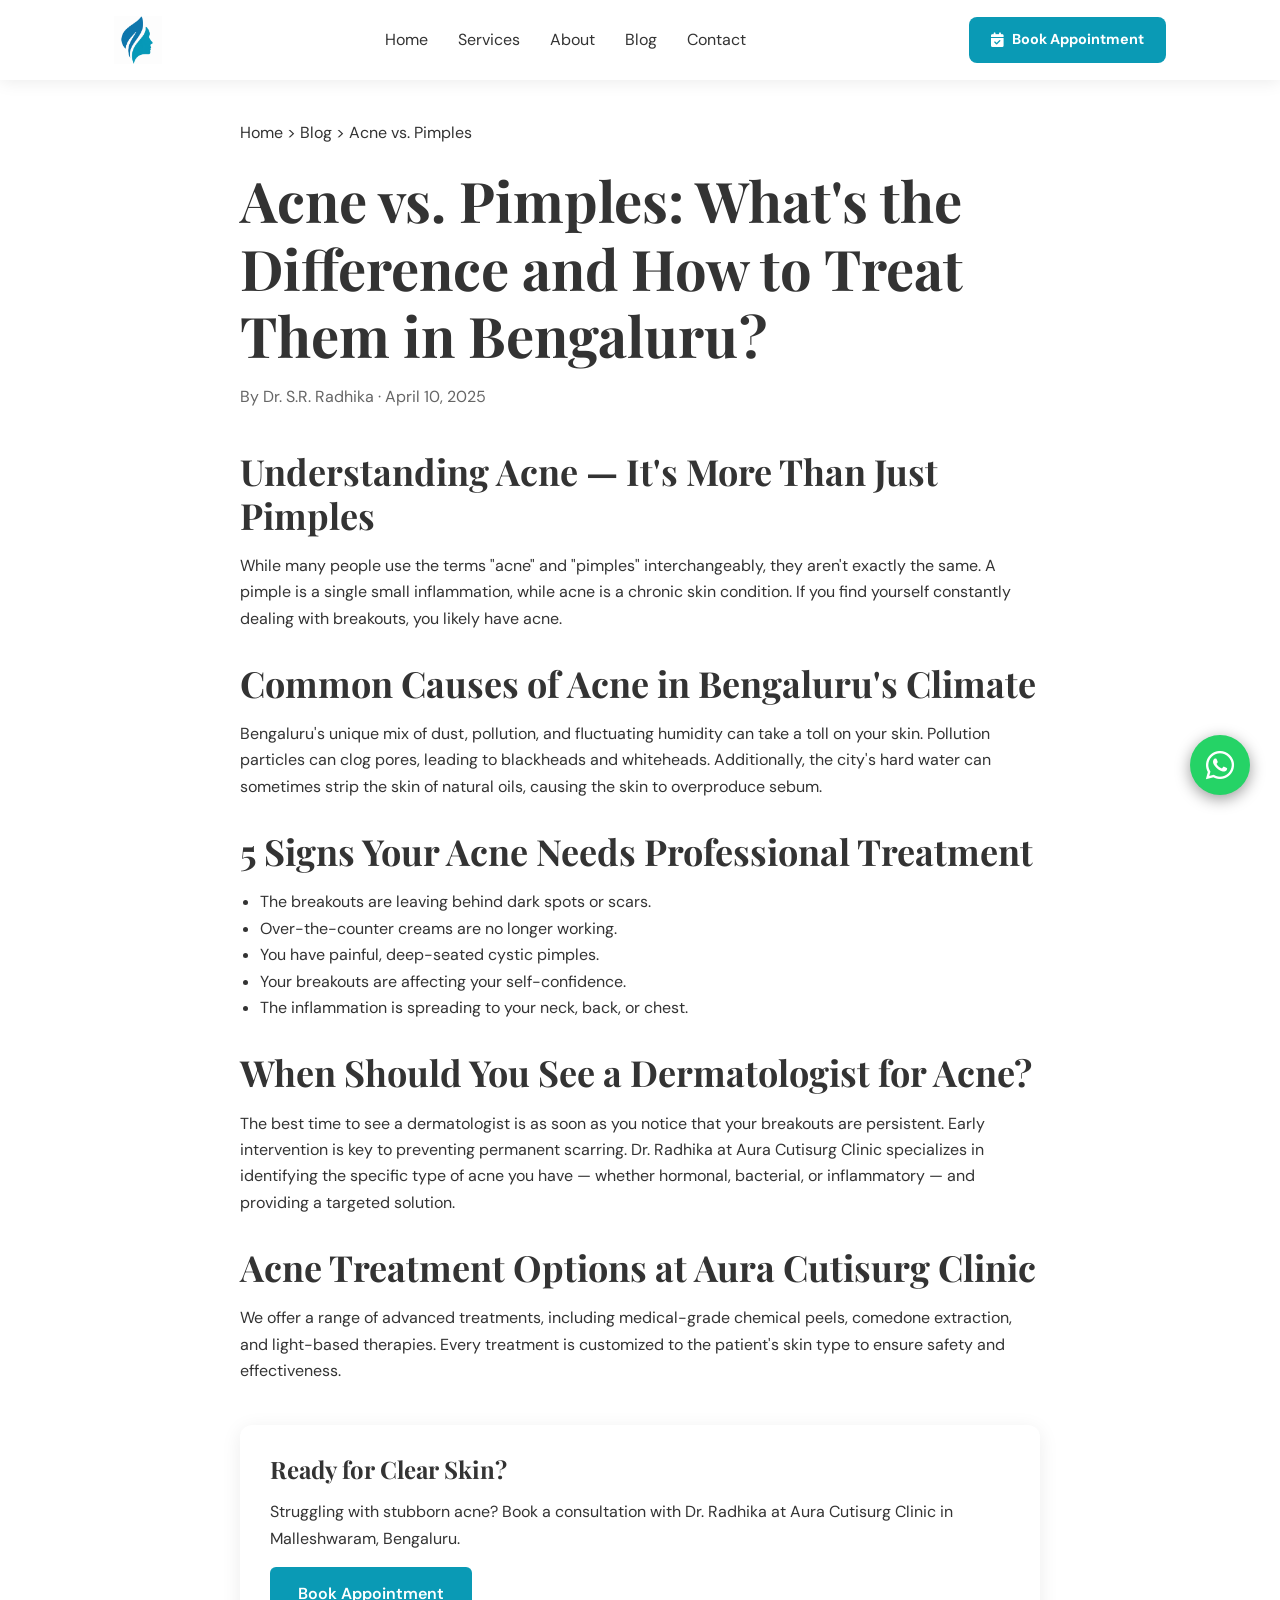
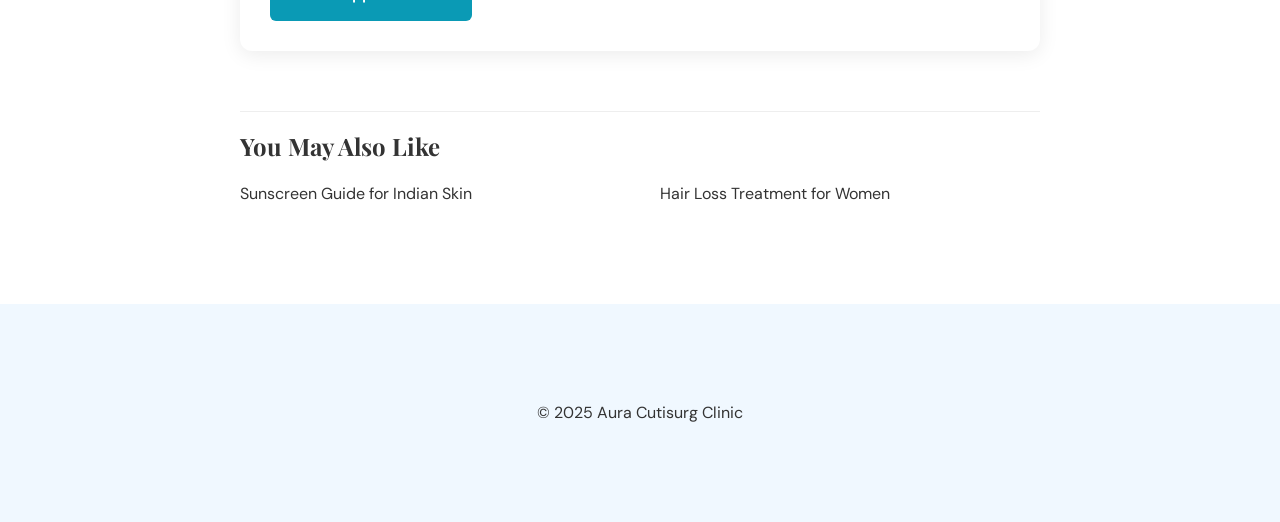
<file: blog/post-1.html>
<!DOCTYPE html>
<html lang="en">
<head>
    <meta charset="UTF-8">
    <meta name="viewport" content="width=device-width, initial-scale=1.0">
    <title>Acne vs. Pimples: Treatment in Bengaluru | Aura Cutisurg Clinic</title>
    <meta name="description" content="Learn the difference between acne and pimples and find the best treatment options in Malleshwaram, Bengaluru with Dr. S.R. Radhika.">
    <link rel="icon" href="../images/favicon-32x32.jpg" type="image/jpeg">
    <link rel="stylesheet" href="../style.css">
    <link rel="stylesheet" href="https://cdnjs.cloudflare.com/ajax/libs/font-awesome/6.0.0/css/all.min.css">
    
    <script type="application/ld+json">
    {
      "@context": "https://schema.org",
      "@type": "BlogPosting",
      "headline": "Acne vs. Pimples: What's the Difference and How to Treat Them in Bengaluru?",
      "author": { "@type": "Person", "name": "Dr. S.R. Radhika" },
      "datePublished": "2025-04-10",
      "publisher": { "@type": "MedicalClinic", "name": "Aura Cutisurg Clinic" }
    }
    </script>
</head>
<body>
    <nav class="navbar scrolled">
        <div class="nav-container">
            <a href="../index.html" class="logo">
                <img src="../images/logo.jpg" alt="Aura Cutisurg Clinic Logo">
            </a>
            <ul class="nav-links">
                <li><a href="../index.html">Home</a></li>
                <li><a href="../services.html">Services</a></li>
                <li><a href="../about.html">About</a></li>
                <li><a href="index.html">Blog</a></li>
                <li><a href="../contact.html">Contact</a></li>
            </ul>
            <a href="../contact.html" class="btn btn-primary nav-btn nav-cta"><i class="fas fa-calendar-check"></i> Book Appointment</a>
            <div class="menu-toggle" id="menu-toggle">
                <i class="fas fa-bars"></i>
            </div>
        </div>
    </nav>

    <div class="mobile-menu" id="mobile-menu">
        <ul>
            <li><a href="../index.html">Home</a></li>
            <li><a href="../services.html">Services</a></li>
            <li><a href="../about.html">About</a></li>
            <li><a href="index.html">Blog</a></li>
            <li><a href="../contact.html">Contact</a></li>
            <li><a href="../contact.html" class="btn btn-primary">Book Appointment</a></li>
        </ul>
    </div>

    <article class="container section-padding" style="padding-top: 120px; max-width: 800px;">
        <p>Home > Blog > Acne vs. Pimples</p>
        <h1 style="margin-top: 20px;">Acne vs. Pimples: What's the Difference and How to Treat Them in Bengaluru?</h1>
        <p style="color: var(--text-light);">By Dr. S.R. Radhika · April 10, 2025</p>

        <div style="margin-top: 40px;">
            <h2>Understanding Acne — It's More Than Just Pimples</h2>
            <p>While many people use the terms "acne" and "pimples" interchangeably, they aren't exactly the same. A pimple is a single small inflammation, while acne is a chronic skin condition. If you find yourself constantly dealing with breakouts, you likely have acne.</p>
            
            <h2 style="margin-top: 30px;">Common Causes of Acne in Bengaluru's Climate</h2>
            <p>Bengaluru's unique mix of dust, pollution, and fluctuating humidity can take a toll on your skin. Pollution particles can clog pores, leading to blackheads and whiteheads. Additionally, the city's hard water can sometimes strip the skin of natural oils, causing the skin to overproduce sebum.</p>

            <h2 style="margin-top: 30px;">5 Signs Your Acne Needs Professional Treatment</h2>
            <ul style="margin-top: 15px; padding-left: 20px; list-style: disc;">
                <li>The breakouts are leaving behind dark spots or scars.</li>
                <li>Over-the-counter creams are no longer working.</li>
                <li>You have painful, deep-seated cystic pimples.</li>
                <li>Your breakouts are affecting your self-confidence.</li>
                <li>The inflammation is spreading to your neck, back, or chest.</li>
            </ul>

            <h2 style="margin-top: 30px;">When Should You See a Dermatologist for Acne?</h2>
            <p>The best time to see a dermatologist is as soon as you notice that your breakouts are persistent. Early intervention is key to preventing permanent scarring. Dr. Radhika at Aura Cutisurg Clinic specializes in identifying the specific type of acne you have — whether hormonal, bacterial, or inflammatory — and providing a targeted solution.</p>

            <h2 style="margin-top: 30px;">Acne Treatment Options at Aura Cutisurg Clinic</h2>
            <p>We offer a range of advanced treatments, including medical-grade chemical peels, comedone extraction, and light-based therapies. Every treatment is customized to the patient's skin type to ensure safety and effectiveness.</p>

            <div class="card bg-tint" style="margin-top: 40px;">
                <h3>Ready for Clear Skin?</h3>
                <p>Struggling with stubborn acne? Book a consultation with Dr. Radhika at Aura Cutisurg Clinic in Malleshwaram, Bengaluru.</p>
                <a href="../contact.html" class="btn btn-primary" style="margin-top: 15px;">Book Appointment</a>
            </div>

            <div style="margin-top: 60px; border-top: 1px solid #eee; padding-top: 20px;">
                <h3>You May Also Like</h3>
                <div class="grid-2" style="margin-top: 20px;">
                    <a href="post-3.html">Sunscreen Guide for Indian Skin</a>
                    <a href="post-4.html">Hair Loss Treatment for Women</a>
                </div>
            </div>
        </div>
    </article>

    <footer class="section-padding">
        <div class="container text-center">
            <p>&copy; 2025 Aura Cutisurg Clinic</p>
        </div>
    </footer>
    <a href="https://wa.me/918044827003" class="whatsapp-float" aria-label="Chat with us on WhatsApp">
        <i class="fab fa-whatsapp"></i>
    </a>
    <!-- Botpress Chatbot Scripts -->
    <script src="https://cdn.botpress.cloud/webchat/v3.6/inject.js"></script>
    <script src="https://files.bpcontent.cloud/2026/05/11/06/20260511064256-J6EUMUDD.js"></script>
    
    <script src="../main.js"></script>
</body>
</html>
</file>
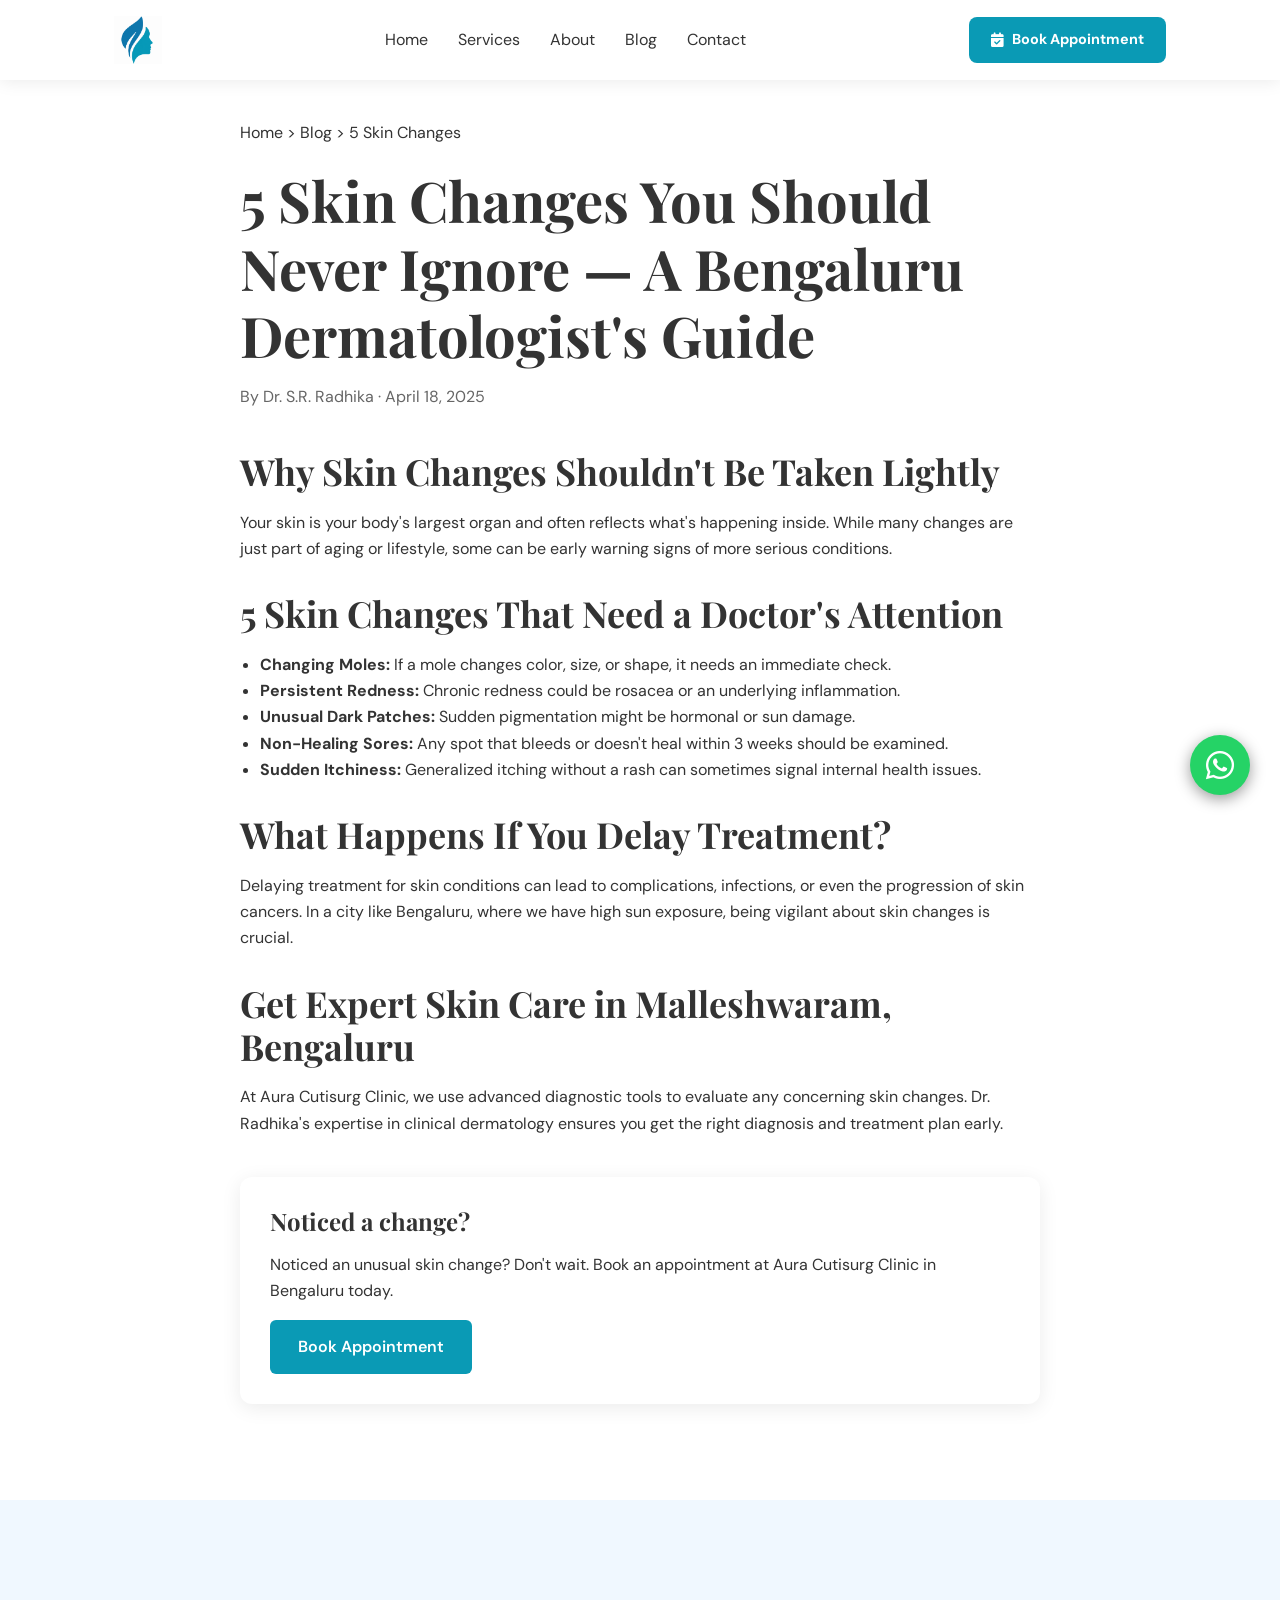
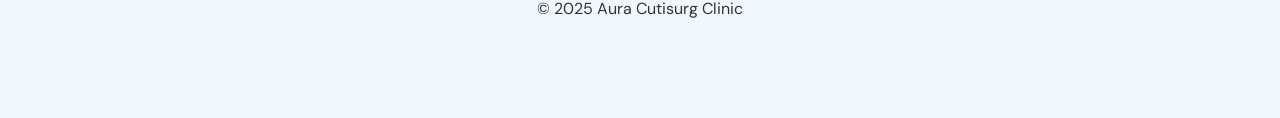
<file: blog/post-2.html>
<!DOCTYPE html>
<html lang="en">
<head>
    <meta charset="UTF-8">
    <meta name="viewport" content="width=device-width, initial-scale=1.0">
    <title>5 Skin Changes to Never Ignore | Aura Cutisurg Clinic</title>
    <meta name="description" content="A Bengaluru dermatologist's guide to skin warning signs. Learn what skin changes need immediate professional attention.">
    <link rel="icon" href="../images/favicon-32x32.jpg" type="image/jpeg">
    <link rel="stylesheet" href="../style.css">
    <link rel="stylesheet" href="https://cdnjs.cloudflare.com/ajax/libs/font-awesome/6.0.0/css/all.min.css">
</head>
<body>
    <nav class="navbar scrolled">
        <div class="nav-container">
            <a href="../index.html" class="logo">
                <img src="../images/logo.jpg" alt="Aura Cutisurg Clinic Logo">
            </a>
            <ul class="nav-links">
                <li><a href="../index.html">Home</a></li>
                <li><a href="../services.html">Services</a></li>
                <li><a href="../about.html">About</a></li>
                <li><a href="index.html">Blog</a></li>
                <li><a href="../contact.html">Contact</a></li>
            </ul>
            <a href="../contact.html" class="btn btn-primary nav-btn nav-cta"><i class="fas fa-calendar-check"></i> Book Appointment</a>
            <div class="menu-toggle" id="menu-toggle">
                <i class="fas fa-bars"></i>
            </div>
        </div>
    </nav>

    <div class="mobile-menu" id="mobile-menu">
        <ul>
            <li><a href="../index.html">Home</a></li>
            <li><a href="../services.html">Services</a></li>
            <li><a href="../about.html">About</a></li>
            <li><a href="index.html">Blog</a></li>
            <li><a href="../contact.html">Contact</a></li>
            <li><a href="../contact.html" class="btn btn-primary">Book Appointment</a></li>
        </ul>
    </div>

    <article class="container section-padding" style="padding-top: 120px; max-width: 800px;">
        <p>Home > Blog > 5 Skin Changes</p>
        <h1 style="margin-top: 20px;">5 Skin Changes You Should Never Ignore — A Bengaluru Dermatologist's Guide</h1>
        <p style="color: var(--text-light);">By Dr. S.R. Radhika · April 18, 2025</p>

        <div style="margin-top: 40px;">
            <h2>Why Skin Changes Shouldn't Be Taken Lightly</h2>
            <p>Your skin is your body's largest organ and often reflects what's happening inside. While many changes are just part of aging or lifestyle, some can be early warning signs of more serious conditions.</p>
            
            <h2 style="margin-top: 30px;">5 Skin Changes That Need a Doctor's Attention</h2>
            <ul style="margin-top: 15px; padding-left: 20px; list-style: disc;">
                <li><strong>Changing Moles:</strong> If a mole changes color, size, or shape, it needs an immediate check.</li>
                <li><strong>Persistent Redness:</strong> Chronic redness could be rosacea or an underlying inflammation.</li>
                <li><strong>Unusual Dark Patches:</strong> Sudden pigmentation might be hormonal or sun damage.</li>
                <li><strong>Non-Healing Sores:</strong> Any spot that bleeds or doesn't heal within 3 weeks should be examined.</li>
                <li><strong>Sudden Itchiness:</strong> Generalized itching without a rash can sometimes signal internal health issues.</li>
            </ul>

            <h2 style="margin-top: 30px;">What Happens If You Delay Treatment?</h2>
            <p>Delaying treatment for skin conditions can lead to complications, infections, or even the progression of skin cancers. In a city like Bengaluru, where we have high sun exposure, being vigilant about skin changes is crucial.</p>

            <h2 style="margin-top: 30px;">Get Expert Skin Care in Malleshwaram, Bengaluru</h2>
            <p>At Aura Cutisurg Clinic, we use advanced diagnostic tools to evaluate any concerning skin changes. Dr. Radhika's expertise in clinical dermatology ensures you get the right diagnosis and treatment plan early.</p>

            <div class="card bg-tint" style="margin-top: 40px;">
                <h3>Noticed a change?</h3>
                <p>Noticed an unusual skin change? Don't wait. Book an appointment at Aura Cutisurg Clinic in Bengaluru today.</p>
                <a href="../contact.html" class="btn btn-primary" style="margin-top: 15px;">Book Appointment</a>
            </div>
        </div>
    </article>

    <footer class="section-padding">
        <div class="container text-center">
            <p>&copy; 2025 Aura Cutisurg Clinic</p>
        </div>
    </footer>
    <a href="https://wa.me/918044827003" class="whatsapp-float" aria-label="Chat with us on WhatsApp">
        <i class="fab fa-whatsapp"></i>
    </a>
    <!-- Botpress Chatbot Scripts -->
    <script src="https://cdn.botpress.cloud/webchat/v3.6/inject.js"></script>
    <script src="https://files.bpcontent.cloud/2026/05/11/06/20260511064256-J6EUMUDD.js"></script>
    
    <script src="../main.js"></script>
</body>
</html>
</file>
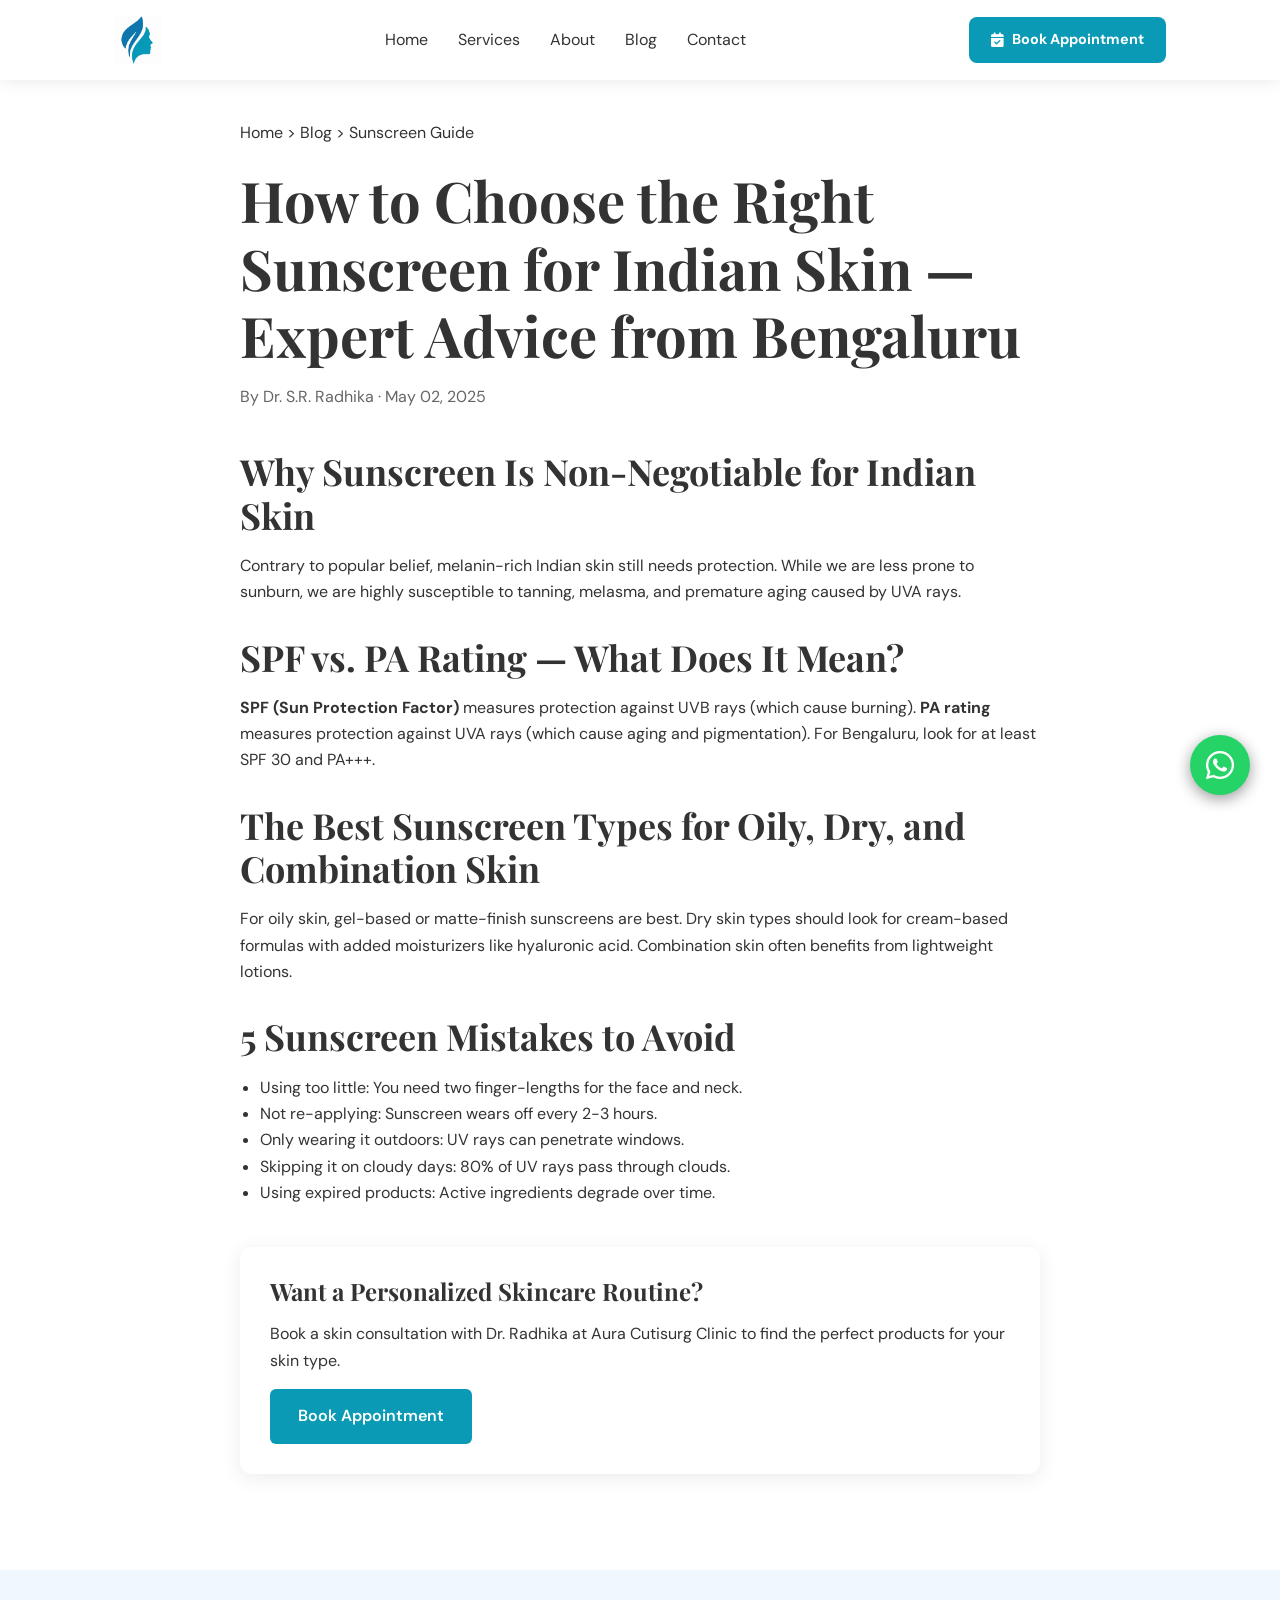
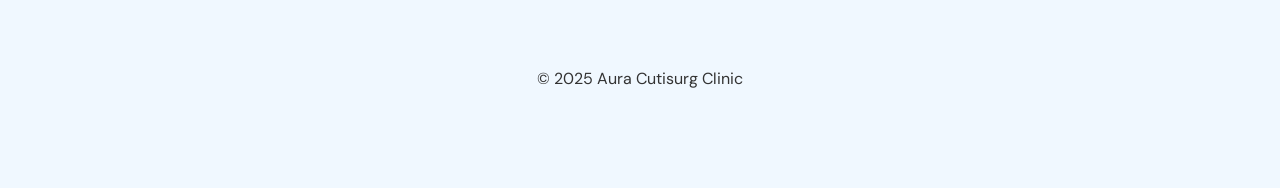
<file: blog/post-3.html>
<!DOCTYPE html>
<html lang="en">
<head>
    <meta charset="UTF-8">
    <meta name="viewport" content="width=device-width, initial-scale=1.0">
    <title>Choosing Sunscreen for Indian Skin | Aura Cutisurg Clinic</title>
    <meta name="description" content="Expert advice on picking the best sunscreen for Indian skin types in Bengaluru's climate. SPF, PA ratings, and application tips.">
    <link rel="icon" href="../images/favicon-32x32.jpg" type="image/jpeg">
    <link rel="stylesheet" href="../style.css">
    <link rel="stylesheet" href="https://cdnjs.cloudflare.com/ajax/libs/font-awesome/6.0.0/css/all.min.css">
</head>
<body>
    <nav class="navbar scrolled">
        <div class="nav-container">
            <a href="../index.html" class="logo">
                <img src="../images/logo.jpg" alt="Aura Cutisurg Clinic Logo">
            </a>
            <ul class="nav-links">
                <li><a href="../index.html">Home</a></li>
                <li><a href="../services.html">Services</a></li>
                <li><a href="../about.html">About</a></li>
                <li><a href="index.html">Blog</a></li>
                <li><a href="../contact.html">Contact</a></li>
            </ul>
            <a href="../contact.html" class="btn btn-primary nav-btn nav-cta"><i class="fas fa-calendar-check"></i> Book Appointment</a>
            <div class="menu-toggle" id="menu-toggle">
                <i class="fas fa-bars"></i>
            </div>
        </div>
    </nav>

    <div class="mobile-menu" id="mobile-menu">
        <ul>
            <li><a href="../index.html">Home</a></li>
            <li><a href="../services.html">Services</a></li>
            <li><a href="../about.html">About</a></li>
            <li><a href="index.html">Blog</a></li>
            <li><a href="../contact.html">Contact</a></li>
            <li><a href="../contact.html" class="btn btn-primary">Book Appointment</a></li>
        </ul>
    </div>

    <article class="container section-padding" style="padding-top: 120px; max-width: 800px;">
        <p>Home > Blog > Sunscreen Guide</p>
        <h1 style="margin-top: 20px;">How to Choose the Right Sunscreen for Indian Skin — Expert Advice from Bengaluru</h1>
        <p style="color: var(--text-light);">By Dr. S.R. Radhika · May 02, 2025</p>

        <div style="margin-top: 40px;">
            <h2>Why Sunscreen Is Non-Negotiable for Indian Skin</h2>
            <p>Contrary to popular belief, melanin-rich Indian skin still needs protection. While we are less prone to sunburn, we are highly susceptible to tanning, melasma, and premature aging caused by UVA rays.</p>
            
            <h2 style="margin-top: 30px;">SPF vs. PA Rating — What Does It Mean?</h2>
            <p><strong>SPF (Sun Protection Factor)</strong> measures protection against UVB rays (which cause burning). <strong>PA rating</strong> measures protection against UVA rays (which cause aging and pigmentation). For Bengaluru, look for at least SPF 30 and PA+++.</p>

            <h2 style="margin-top: 30px;">The Best Sunscreen Types for Oily, Dry, and Combination Skin</h2>
            <p>For oily skin, gel-based or matte-finish sunscreens are best. Dry skin types should look for cream-based formulas with added moisturizers like hyaluronic acid. Combination skin often benefits from lightweight lotions.</p>

            <h2 style="margin-top: 30px;">5 Sunscreen Mistakes to Avoid</h2>
            <ul style="margin-top: 15px; padding-left: 20px; list-style: disc;">
                <li>Using too little: You need two finger-lengths for the face and neck.</li>
                <li>Not re-applying: Sunscreen wears off every 2-3 hours.</li>
                <li>Only wearing it outdoors: UV rays can penetrate windows.</li>
                <li>Skipping it on cloudy days: 80% of UV rays pass through clouds.</li>
                <li>Using expired products: Active ingredients degrade over time.</li>
            </ul>

            <div class="card bg-tint" style="margin-top: 40px;">
                <h3>Want a Personalized Skincare Routine?</h3>
                <p>Book a skin consultation with Dr. Radhika at Aura Cutisurg Clinic to find the perfect products for your skin type.</p>
                <a href="../contact.html" class="btn btn-primary" style="margin-top: 15px;">Book Appointment</a>
            </div>
        </div>
    </article>

    <footer class="section-padding">
        <div class="container text-center">
            <p>&copy; 2025 Aura Cutisurg Clinic</p>
        </div>
    </footer>
    <a href="https://wa.me/918044827003" class="whatsapp-float" aria-label="Chat with us on WhatsApp">
        <i class="fab fa-whatsapp"></i>
    </a>
    <!-- Botpress Chatbot Scripts -->
    <script src="https://cdn.botpress.cloud/webchat/v3.6/inject.js"></script>
    <script src="https://files.bpcontent.cloud/2026/05/11/06/20260511064256-J6EUMUDD.js"></script>
    
    <script src="../main.js"></script>
</body>
</html>
</file>
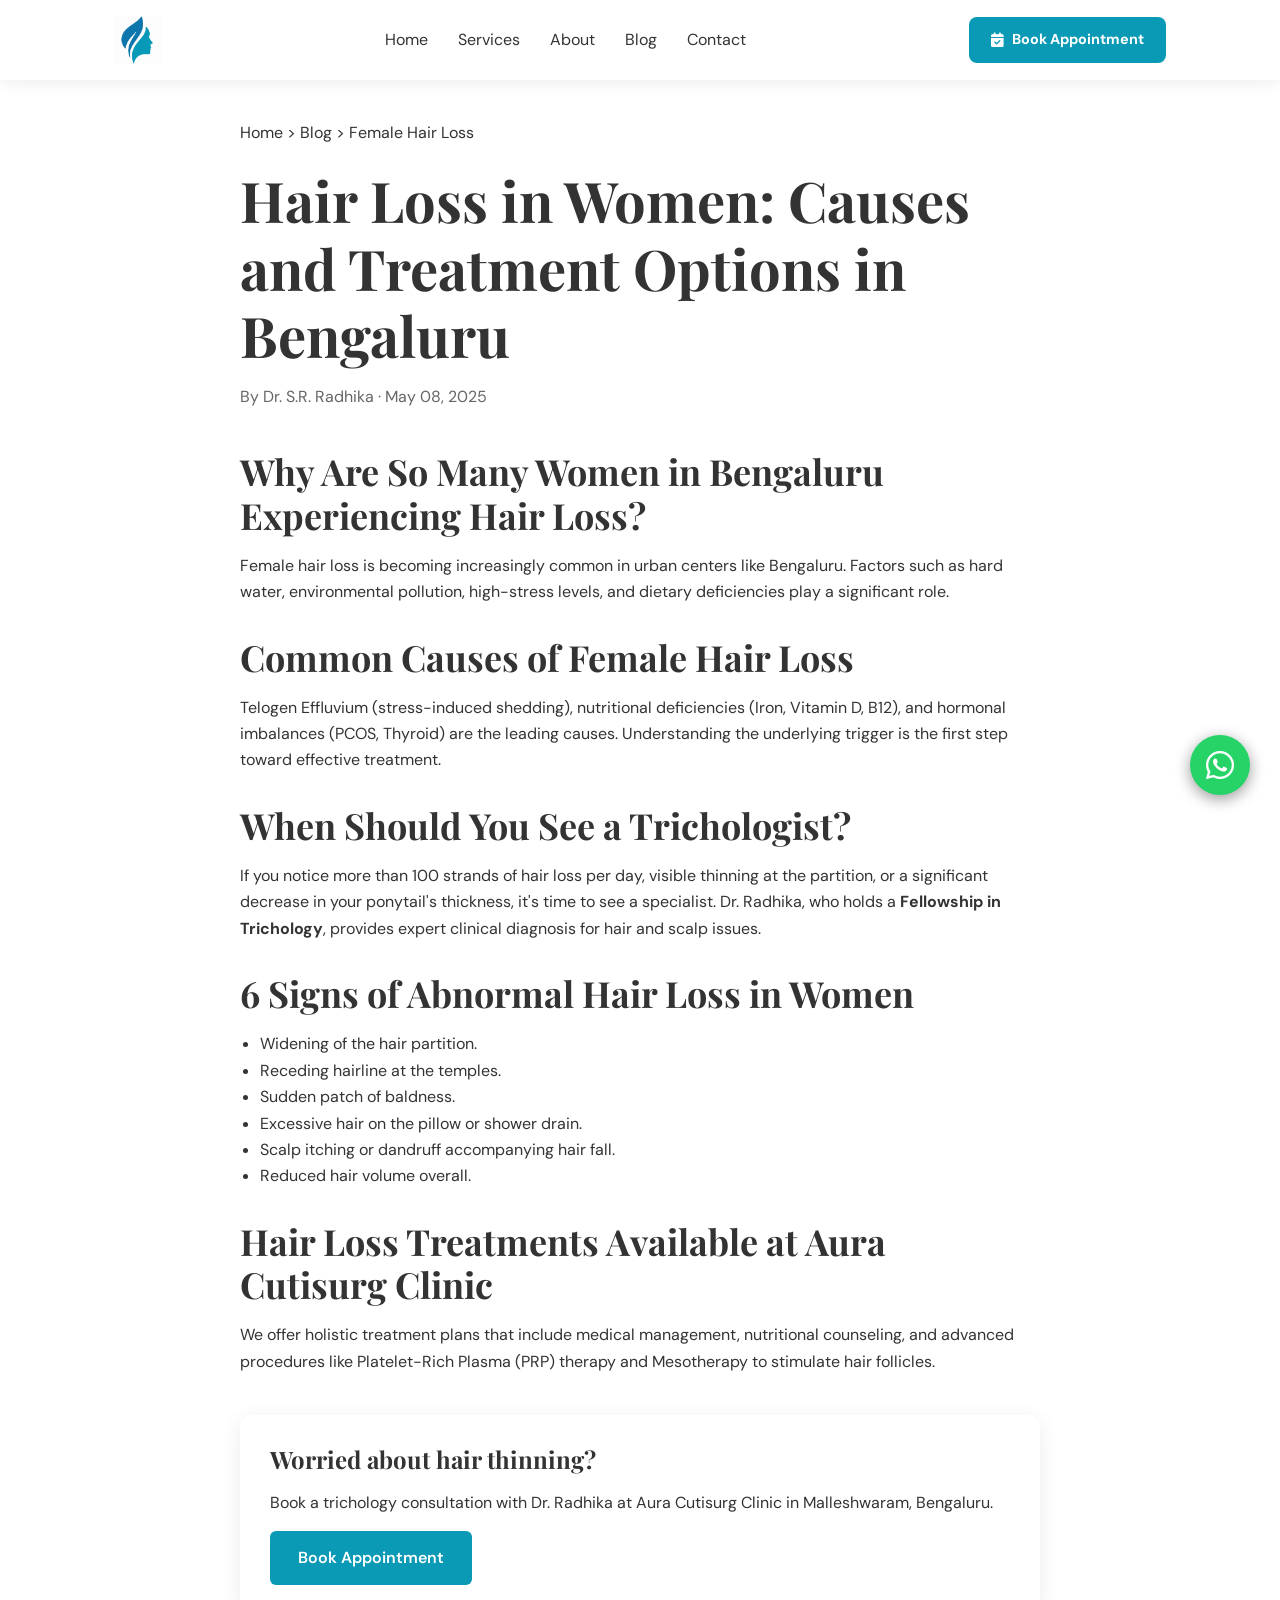
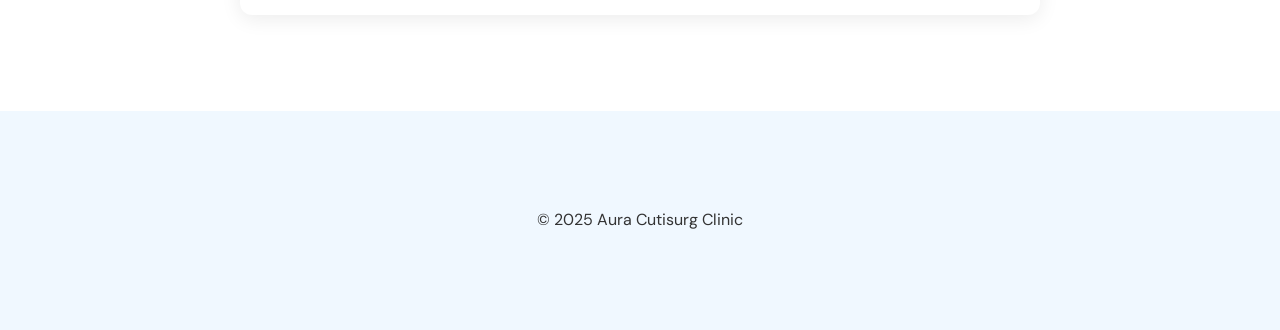
<file: blog/post-4.html>
<!DOCTYPE html>
<html lang="en">
<head>
    <meta charset="UTF-8">
    <meta name="viewport" content="width=device-width, initial-scale=1.0">
    <title>Hair Loss in Women: Treatments Bengaluru | Aura Cutisurg Clinic</title>
    <meta name="description" content="Expert guide on female hair loss causes and treatments in Bengaluru. Learn from Dr. S.R. Radhika, a Fellow in Trichology.">
    <link rel="icon" href="../images/favicon-32x32.jpg" type="image/jpeg">
    <link rel="stylesheet" href="../style.css">
    <link rel="stylesheet" href="https://cdnjs.cloudflare.com/ajax/libs/font-awesome/6.0.0/css/all.min.css">
</head>
<body>
    <nav class="navbar scrolled">
        <div class="nav-container">
            <a href="../index.html" class="logo">
                <img src="../images/logo.jpg" alt="Aura Cutisurg Clinic Logo">
            </a>
            <ul class="nav-links">
                <li><a href="../index.html">Home</a></li>
                <li><a href="../services.html">Services</a></li>
                <li><a href="../about.html">About</a></li>
                <li><a href="index.html">Blog</a></li>
                <li><a href="../contact.html">Contact</a></li>
            </ul>
            <a href="../contact.html" class="btn btn-primary nav-btn nav-cta"><i class="fas fa-calendar-check"></i> Book Appointment</a>
            <div class="menu-toggle" id="menu-toggle">
                <i class="fas fa-bars"></i>
            </div>
        </div>
    </nav>

    <div class="mobile-menu" id="mobile-menu">
        <ul>
            <li><a href="../index.html">Home</a></li>
            <li><a href="../services.html">Services</a></li>
            <li><a href="../about.html">About</a></li>
            <li><a href="index.html">Blog</a></li>
            <li><a href="../contact.html">Contact</a></li>
            <li><a href="../contact.html" class="btn btn-primary">Book Appointment</a></li>
        </ul>
    </div>

    <article class="container section-padding" style="padding-top: 120px; max-width: 800px;">
        <p>Home > Blog > Female Hair Loss</p>
        <h1 style="margin-top: 20px;">Hair Loss in Women: Causes and Treatment Options in Bengaluru</h1>
        <p style="color: var(--text-light);">By Dr. S.R. Radhika · May 08, 2025</p>

        <div style="margin-top: 40px;">
            <h2>Why Are So Many Women in Bengaluru Experiencing Hair Loss?</h2>
            <p>Female hair loss is becoming increasingly common in urban centers like Bengaluru. Factors such as hard water, environmental pollution, high-stress levels, and dietary deficiencies play a significant role.</p>
            
            <h2 style="margin-top: 30px;">Common Causes of Female Hair Loss</h2>
            <p>Telogen Effluvium (stress-induced shedding), nutritional deficiencies (Iron, Vitamin D, B12), and hormonal imbalances (PCOS, Thyroid) are the leading causes. Understanding the underlying trigger is the first step toward effective treatment.</p>

            <h2 style="margin-top: 30px;">When Should You See a Trichologist?</h2>
            <p>If you notice more than 100 strands of hair loss per day, visible thinning at the partition, or a significant decrease in your ponytail's thickness, it's time to see a specialist. Dr. Radhika, who holds a <strong>Fellowship in Trichology</strong>, provides expert clinical diagnosis for hair and scalp issues.</p>

            <h2 style="margin-top: 30px;">6 Signs of Abnormal Hair Loss in Women</h2>
            <ul style="margin-top: 15px; padding-left: 20px; list-style: disc;">
                <li>Widening of the hair partition.</li>
                <li>Receding hairline at the temples.</li>
                <li>Sudden patch of baldness.</li>
                <li>Excessive hair on the pillow or shower drain.</li>
                <li>Scalp itching or dandruff accompanying hair fall.</li>
                <li>Reduced hair volume overall.</li>
            </ul>

            <h2 style="margin-top: 30px;">Hair Loss Treatments Available at Aura Cutisurg Clinic</h2>
            <p>We offer holistic treatment plans that include medical management, nutritional counseling, and advanced procedures like Platelet-Rich Plasma (PRP) therapy and Mesotherapy to stimulate hair follicles.</p>

            <div class="card bg-tint" style="margin-top: 40px;">
                <h3>Worried about hair thinning?</h3>
                <p>Book a trichology consultation with Dr. Radhika at Aura Cutisurg Clinic in Malleshwaram, Bengaluru.</p>
                <a href="../contact.html" class="btn btn-primary" style="margin-top: 15px;">Book Appointment</a>
            </div>
        </div>
    </article>

    <footer class="section-padding">
        <div class="container text-center">
            <p>&copy; 2025 Aura Cutisurg Clinic</p>
        </div>
    </footer>
    <a href="https://wa.me/918044827003" class="whatsapp-float" aria-label="Chat with us on WhatsApp">
        <i class="fab fa-whatsapp"></i>
    </a>
    <!-- Botpress Chatbot Scripts -->
    <script src="https://cdn.botpress.cloud/webchat/v3.6/inject.js"></script>
    <script src="https://files.bpcontent.cloud/2026/05/11/06/20260511064256-J6EUMUDD.js"></script>
    
    <script src="../main.js"></script>
</body>
</html>
</file>
<file: style.css>
/* 
  Aura Cutisurg Clinic - Design System
  Primary: #1378A8
  Secondary/Accent: #0A9AB5
  Background: #FFFFFF
  Light Tint: #F0F8FF
  Text: #333333
*/

@import url('https://fonts.googleapis.com/css2?family=DM+Sans:ital,opsz,wght@0,9..40,100..1000;1,9..40,100..1000&family=Playfair+Display:ital,wght@0,400..900;1,400..900&display=swap');

:root {
    --primary: #1378A8;
    --accent: #0A9AB5;
    --accent-dark: #0A8AA3;
    --text: #333333;
    --text-light: #666666;
    --bg: #FFFFFF;
    --bg-tint: #F0F8FF;
    --gradient: linear-gradient(135deg, #1378A8, #0A9AB5);
    --shadow: 0 4px 20px rgba(0, 0, 0, 0.08);
    --transition: 0.3s ease;
    --container-width: 1100px;
}

* {
    margin: 0;
    padding: 0;
    box-sizing: border-box;
}

html {
    scroll-behavior: smooth;
}

body {
    font-family: 'DM Sans', sans-serif;
    color: var(--text);
    background-color: var(--bg);
    line-height: 1.65;
    overflow-x: hidden;
}

h1, h2, h3, h4 {
    font-family: 'Playfair Display', serif;
    line-height: 1.2;
    margin-bottom: 1rem;
}

h1 { font-size: clamp(2rem, 5vw, 3.5rem); }
h2 { font-size: clamp(1.5rem, 3vw, 2.25rem); }
h3 { font-size: 1.5rem; }

a {
    text-decoration: none;
    color: inherit;
    transition: var(--transition);
}

ul { list-style: none; }

img {
    max-width: 100%;
    display: block;
}

.container {
    max-width: var(--container-width);
    margin: 0 auto;
    padding: 0 24px;
}

.section-padding {
    padding: clamp(48px, 8vw, 96px) 0;
}

.btn {
    display: inline-block;
    padding: 14px 28px;
    border-radius: 6px;
    font-weight: 600;
    cursor: pointer;
    transition: var(--transition);
    border: none;
    font-size: 1rem;
    text-align: center;
}

.btn-primary {
    background-color: var(--accent);
    color: #fff;
}

.btn-primary:hover {
    background-color: var(--accent-dark);
    transform: scale(1.02);
}

.btn-outline {
    border: 2px solid #fff;
    color: #fff;
    background: transparent;
}

.btn-outline:hover {
    background: #fff;
    color: var(--primary);
}

.text-center { text-align: center; }

/* Navbar — always white */
.navbar {
    position: fixed;
    top: 0;
    width: 100%;
    z-index: 1000;
    transition: var(--transition);
    background: #ffffff;
    box-shadow: 0 2px 16px rgba(0,0,0,0.08);
}

.navbar.scrolled {
    background: #ffffff;
    box-shadow: 0 2px 16px rgba(0,0,0,0.1);
}

.nav-container {
    display: flex;
    justify-content: space-between;
    align-items: center;
    padding: 16px 24px;
    max-width: var(--container-width);
    margin: 0 auto;
}

.logo img {
    max-height: 48px;
    width: auto;
}

.nav-links {
    display: none;
}

.nav-btn {
    display: none;
}

/* Highlighted "Book Appointment" nav CTA */
.nav-cta {
    display: none;
    align-items: center;
    gap: 8px;
    background: var(--accent) !important;
    color: #fff !important;
    padding: 11px 22px !important;
    border-radius: 8px !important;
    font-weight: 700 !important;
    font-size: 0.9rem !important;
    box-shadow: 0 0 0 0 rgba(10, 154, 181, 0.5);
    animation: navCtaPulse 2.5s ease-in-out infinite;
    transition: background 0.2s, transform 0.2s, box-shadow 0.2s !important;
}
.nav-cta i { font-size: 0.9rem; }
.nav-cta:hover {
    background: var(--accent-dark) !important;
    transform: translateY(-1px) scale(1.03) !important;
    box-shadow: 0 6px 20px rgba(10, 154, 181, 0.45) !important;
}
@keyframes navCtaPulse {
    0%, 100% { box-shadow: 0 0 0 0   rgba(10, 154, 181, 0.45); }
    50%       { box-shadow: 0 0 0 8px rgba(10, 154, 181, 0);    }
}

.menu-toggle {
    display: block;
    cursor: pointer;
    font-size: 1.5rem;
    color: var(--text);
}

/* Mobile Menu Overlay */
.mobile-menu {
    position: fixed;
    top: -100%;
    left: 0;
    width: 100%;
    background: #fff;
    padding: 80px 24px 40px;
    transition: 0.5s ease;
    z-index: 999;
    box-shadow: var(--shadow);
}

.mobile-menu.open {
    top: 0;
}

.mobile-menu ul li {
    margin-bottom: 24px;
    text-align: center;
}

.mobile-menu ul li a {
    font-size: 1.25rem;
    font-weight: 600;
}

/* WhatsApp Button — sits ABOVE the Botpress chatbot */
.whatsapp-float {
    position: fixed;
    bottom: 105px;         /* 30px (chatbot) + 60px (chatbot height) + 15px gap */
    right: 30px;
    width: 60px;
    height: 60px;
    background-color: #25D366;
    border-radius: 50%;
    display: flex;
    align-items: center;
    justify-content: center;
    box-shadow: 0 4px 15px rgba(0, 0, 0, 0.4);
    z-index: 10001;        /* Always on top of Botpress */
    transition: 0.3s ease;
    animation: floatPulse 2.5s ease-in-out infinite;
}

.whatsapp-float:hover {
    transform: scale(1.1);
    background-color: #1ebe57;
    box-shadow: 0 6px 20px rgba(0, 0, 0, 0.5);
}

.whatsapp-float i {
    color: #fff;
    font-size: 2rem;
}

/* Shared pulse animation for both floating buttons */
@keyframes floatPulse {
    0%, 100% { box-shadow: 0 4px 15px rgba(0, 0, 0, 0.4); }
    50%       { box-shadow: 0 4px 20px rgba(0, 0, 0, 0.6), 0 0 0 6px rgba(37, 211, 102, 0.15); }
}

/* ── Botpress Webchat v3.6 — Position & Size ─────────────────────────────
   Chatbot sits at bottom-right (30px). WhatsApp sits 105px from bottom.
   The Botpress container wraps both the launcher button AND the chat window,
   so we only clamp its closed-state size via the launcher selectors.
   ─────────────────────────────────────────────────────────────────────── */

/* Lock the outer container to the bottom-right corner */
#bp-web-widget-container {
    position: fixed !important;
    bottom: 30px !important;
    right: 30px !important;
    z-index: 10000 !important;
    /* Remove any default margin/padding that shifts alignment */
    margin: 0 !important;
    padding: 0 !important;
}

/* Target every possible launcher button selector Botpress v3 uses */
#bp-web-widget-container button[aria-label],
#bp-web-widget-container > div > button,
#bp-web-widget-container > button,
.bpw-floating-button,
.bpw-widget-btn,
[data-testid="webchat/launcher"] {
    width: 60px !important;
    min-width: 60px !important;
    max-width: 60px !important;
    height: 60px !important;
    min-height: 60px !important;
    max-height: 60px !important;
    border-radius: 50% !important;
    box-shadow: 0 4px 15px rgba(0, 0, 0, 0.4) !important;
    /* Match WhatsApp pulse animation */
    animation: floatPulse 2.5s ease-in-out infinite !important;
}

/* The inner icon/image inside the launcher */
#bp-web-widget-container button[aria-label] > *,
#bp-web-widget-container > div > button > *,
.bpw-floating-button > * {
    width: 36px !important;
    height: 36px !important;
    object-fit: contain !important;
}


@keyframes fadeInUp {
    from { opacity: 0; transform: translateY(20px); }
    to { opacity: 1; transform: translateY(0); }
}

/* Footer */
footer {
    background: var(--bg-tint);
    padding: 60px 0 20px;
}

.footer-grid {
    display: grid;
    grid-template-columns: 1fr;
    gap: 40px;
    margin-bottom: 40px;
}

.footer-col h4 {
    margin-bottom: 20px;
    color: var(--primary);
}

.footer-bottom {
    border-top: 1px solid rgba(0,0,0,0.1);
    padding-top: 20px;
    font-size: 0.9rem;
    text-align: center;
    color: var(--text-light);
}

/* Utilities */
.bg-tint { background-color: var(--bg-tint); }

/* Desktop Media Queries */
@media (min-width: 768px) {
    .nav-links {
        display: flex;
        gap: 30px;
    }
    
    .nav-links a:hover {
        color: var(--accent);
    }

    .nav-btn {
        display: block;
    }

    /* Show highlighted nav CTA as flex so the icon+text are inline */
    .nav-cta {
        display: inline-flex;
    }

    .menu-toggle {
        display: none;
    }

    .footer-grid {
        grid-template-columns: 1.5fr 1fr 1.5fr;
    }
}

/* =============================================
   HERO V2 — Stunning Redesign
   ============================================= */

/* ---- Base shell ---- */
.hero-v2 {
    position: relative;
    min-height: 100vh;
    background: linear-gradient(135deg, #0d5f8a 0%, #1378A8 40%, #0A9AB5 75%, #05b8c8 100%);
    overflow: hidden;
    display: flex;
    flex-direction: column;
    justify-content: center;
}

/* ---- Animated blob shapes ---- */
.hero-blob {
    position: absolute;
    border-radius: 50%;
    opacity: 0.18;
    pointer-events: none;
    will-change: transform;
}
.blob-1 {
    width: clamp(300px, 50vw, 600px);
    height: clamp(300px, 50vw, 600px);
    background: radial-gradient(circle, #fff 0%, transparent 70%);
    top: -15%;
    right: -10%;
    animation: blobFloat 10s ease-in-out infinite alternate;
}
.blob-2 {
    width: clamp(200px, 30vw, 400px);
    height: clamp(200px, 30vw, 400px);
    background: radial-gradient(circle, #05d8e8 0%, transparent 70%);
    bottom: -10%;
    left: -8%;
    animation: blobFloat 14s ease-in-out infinite alternate-reverse;
}
@keyframes blobFloat {
    0%   { transform: scale(1) translate(0, 0); }
    100% { transform: scale(1.15) translate(30px, -30px); }
}

/* ---- Particle dots ---- */
.hero-particles {
    position: absolute;
    inset: 0;
    pointer-events: none;
    overflow: hidden;
}
.particle {
    position: absolute;
    border-radius: 50%;
    background: rgba(255,255,255,0.35);
    animation: particleDrift linear infinite;
}
.p1  { width:10px; height:10px; left:10%; top:20%; animation-duration:8s;  animation-delay:0s; }
.p2  { width:6px;  height:6px;  left:25%; top:70%; animation-duration:11s; animation-delay:2s; }
.p3  { width:14px; height:14px; left:55%; top:15%; animation-duration:9s;  animation-delay:1s; }
.p4  { width:8px;  height:8px;  left:75%; top:60%; animation-duration:13s; animation-delay:3s; }
.p5  { width:5px;  height:5px;  left:40%; top:85%; animation-duration:7s;  animation-delay:0.5s; }
.p6  { width:12px; height:12px; left:88%; top:30%; animation-duration:10s; animation-delay:1.5s; }
@keyframes particleDrift {
    0%   { transform: translateY(0) scale(1);   opacity: 0.4; }
    50%  { opacity: 0.7; }
    100% { transform: translateY(-80px) scale(0.8); opacity: 0; }
}

/* ---- Inner layout (mobile = single col / desktop = 2 col) ---- */
.hero-v2-inner {
    position: relative;
    z-index: 2;
    display: flex;
    flex-direction: column;
    gap: 36px;
    padding-top: 130px;   /* navbar height ~72px + 58px breathing room */
    padding-bottom: 80px;
    align-items: center;
    text-align: center;
}

/* ---- Text column ---- */
.hero-text-col {
    color: #fff;
    max-width: 640px;
}

/* Small rating badge */
.hero-badge {
    display: inline-flex;
    align-items: center;
    gap: 8px;
    background: rgba(255,255,255,0.18);
    backdrop-filter: blur(6px);
    border: 1px solid rgba(255,255,255,0.35);
    padding: 8px 18px;
    border-radius: 50px;
    font-size: 0.82rem;
    font-weight: 600;
    letter-spacing: 0.3px;
    color: #fff;
    margin-bottom: 20px;
}
.hero-badge i { color: #FFD700; }

/* H1 */
.hero-text-col h1 {
    font-family: 'Playfair Display', serif;
    font-size: clamp(1.8rem, 3.2vw, 3rem);
    font-weight: 800;
    line-height: 1.15;
    color: #fff;
    margin-bottom: 0;
    text-shadow: 0 2px 20px rgba(0,0,0,0.2);
}
.hero-highlight {
    display: block;
    background: linear-gradient(90deg, #ffffff 0%, #a8edff 100%);
    -webkit-background-clip: text;
    -webkit-text-fill-color: transparent;
    background-clip: text;
}

/* Subtext */
.hero-sub {
    font-size: clamp(0.95rem, 2vw, 1.15rem);
    line-height: 1.7;
    color: rgba(255,255,255,0.88);
    margin-top: 20px;
    margin-bottom: 0;
}
.hero-sub strong { color: #fff; }

/* CTA buttons */
.hero-btns {
    display: flex;
    flex-wrap: wrap;
    gap: 14px;
    margin-top: 32px;
    justify-content: center;
}

.btn-hero-primary {
    display: inline-flex;
    align-items: center;
    gap: 10px;
    padding: 15px 28px;
    min-height: 52px;
    background: #fff;
    color: var(--primary);
    border-radius: 8px;
    font-weight: 700;
    font-size: 0.95rem;
    box-shadow: 0 4px 20px rgba(0,0,0,0.2);
    transition: 0.25s ease;
    border: none;
    cursor: pointer;
}
.btn-hero-primary:hover {
    background: #e8f6ff;
    transform: translateY(-2px);
    box-shadow: 0 8px 28px rgba(0,0,0,0.25);
}

.btn-hero-outline {
    display: inline-flex;
    align-items: center;
    gap: 10px;
    padding: 15px 28px;
    min-height: 52px;
    background: rgba(255,255,255,0.12);
    color: #fff;
    border: 2px solid rgba(255,255,255,0.6);
    border-radius: 8px;
    font-weight: 700;
    font-size: 0.95rem;
    backdrop-filter: blur(6px);
    transition: 0.25s ease;
    cursor: pointer;
}
.btn-hero-outline:hover {
    background: rgba(255,255,255,0.25);
    transform: translateY(-2px);
}

/* Trust pills row */
.hero-trust {
    display: flex;
    flex-wrap: wrap;
    gap: 12px;
    margin-top: 36px;
    justify-content: center;
}
.trust-pill {
    display: flex;
    align-items: center;
    gap: 12px;
    background: rgba(255,255,255,0.12);
    backdrop-filter: blur(8px);
    border: 1px solid rgba(255,255,255,0.25);
    padding: 12px 16px;
    border-radius: 12px;
    text-align: left;
    min-width: 110px;
}
.trust-pill i {
    font-size: 1.4rem;
    color: #a8edff;
    flex-shrink: 0;
}
.pill-num {
    display: block;
    font-size: 1.1rem;
    font-weight: 800;
    color: #fff;
    line-height: 1;
}
.pill-label {
    display: block;
    font-size: 0.72rem;
    color: rgba(255,255,255,0.75);
    margin-top: 2px;
}

/* ---- Clinic image column ---- */
.hero-photo-col {
    width: 100%;
    max-width: 380px;
    flex-shrink: 0;
}
.hero-photo-wrap {
    position: relative;
    display: inline-block;
    width: 100%;
}

/* Decorative ring behind photo */
.photo-ring {
    position: absolute;
    inset: -12px;
    border-radius: 24px;
    border: 3px solid rgba(255,255,255,0.3);
    z-index: 0;
    animation: ringPulse 3s ease-in-out infinite;
}
@keyframes ringPulse {
    0%, 100% { transform: scale(1);    opacity: 0.4; }
    50%       { transform: scale(1.03); opacity: 0.8; }
}

.hero-doctor-img {
    position: relative;
    z-index: 1;
    width: 100%;
    height: 280px;         /* landscape crop for building image on mobile */
    object-fit: cover;
    object-position: center;
    border-radius: 20px;
    box-shadow: 0 20px 60px rgba(0,0,0,0.3);
    display: block;
}

/* Floating info cards */
.floating-card {
    position: absolute;
    z-index: 3;
    background: rgba(255,255,255,0.96);
    backdrop-filter: blur(10px);
    border-radius: 14px;
    padding: 12px 16px;
    display: flex;
    align-items: center;
    gap: 12px;
    box-shadow: 0 8px 32px rgba(0,0,0,0.15);
    font-size: 0.82rem;
    animation: floatCard 4s ease-in-out infinite;
    white-space: nowrap;
}
.floating-card i {
    font-size: 1.4rem;
    color: var(--accent);
    flex-shrink: 0;
}
.floating-card strong {
    display: block;
    font-size: 0.85rem;
    color: var(--text);
    font-weight: 700;
}
.floating-card span {
    color: var(--text-light);
    font-size: 0.75rem;
}
.fc-top {
    top: 24px;
    left: -20px;
    animation-delay: 0s;
}
.fc-bottom {
    bottom: 32px;
    right: -20px;
    animation-delay: 2s;
}
@keyframes floatCard {
    0%, 100% { transform: translateY(0); }
    50%       { transform: translateY(-8px); }
}

/* Availability dot */
.avail-dot {
    width: 10px;
    height: 10px;
    border-radius: 50%;
    background: #22c55e;
    flex-shrink: 0;
    box-shadow: 0 0 0 3px rgba(34,197,94,0.25);
    animation: pulse-green 1.5s ease-in-out infinite;
}
@keyframes pulse-green {
    0%, 100% { box-shadow: 0 0 0 3px rgba(34,197,94,0.25); }
    50%       { box-shadow: 0 0 0 7px rgba(34,197,94,0.1); }
}

/* ---- Curved SVG divider ---- */
.hero-divider {
    position: absolute;
    bottom: 0;
    left: 0;
    width: 100%;
    line-height: 0;
    z-index: 2;
}
.hero-divider svg {
    display: block;
    width: 100%;
    height: clamp(40px, 6vw, 80px);
}

/* =============================================
   ENTRANCE ANIMATIONS
   ============================================= */
.animate-fade-up {
    animation: fadeUp 0.8s ease forwards;
}
.animate-fade-left {
    animation: fadeLeft 0.8s ease forwards;
}
@keyframes fadeUp {
    from { opacity: 0; transform: translateY(30px); }
    to   { opacity: 1; transform: translateY(0); }
}
@keyframes fadeLeft {
    from { opacity: 0; transform: translateX(40px); }
    to   { opacity: 1; transform: translateX(0); }
}

/* =============================================
   DESKTOP LAYOUT — split 2-col at 900px+
   ============================================= */
@media (min-width: 900px) {
    .hero-v2 {
        height: 100vh;
        max-height: 1000px;
    }
    .hero-v2-inner {
        flex-direction: row;
        align-items: center;
        justify-content: space-between;
        text-align: left;
        gap: 48px;
        padding-top: 90px;   /* clear the 72px white navbar + 18px gap */
        padding-bottom: 60px; /* leaves room for the SVG wave */
    }
    .hero-text-col {
        flex: 0 0 52%;
        max-width: 52%;
    }
    .hero-btns { justify-content: flex-start; }
    .hero-trust { justify-content: flex-start; }
    .hero-photo-col {
        flex: 0 0 44%;
        max-width: 44%;
    }
    .hero-doctor-img {
        height: 400px;       /* fixed height keeps the building image clean on desktop */
        border-radius: 24px;
    }
    .fc-top  { top: 20px; left: -24px; }
    .fc-bottom { bottom: 20px; right: -24px; }
}

/* ---- Thin screens / small mobile ---- */
@media (max-width: 400px) {
    .hero-text-col h1 { font-size: 1.85rem; }
    .trust-pill { min-width: 90px; padding: 10px 12px; }
    .floating-card { font-size: 0.72rem; padding: 9px 12px; }
    .fc-top  { left: -8px; }
    .fc-bottom { right: -8px; }
}


/* Cards */
.card {
    background: #fff;
    padding: 30px;
    border-radius: 12px;
    box-shadow: var(--shadow);
    transition: var(--transition);
}

.card:hover {
    transform: translateY(-4px);
    box-shadow: 0 8px 30px rgba(0, 0, 0, 0.12);
}

.grid-3 {
    display: grid;
    grid-template-columns: repeat(auto-fit, minmax(300px, 1fr));
    gap: 24px;
}

.grid-2 {
    display: grid;
    grid-template-columns: repeat(auto-fit, minmax(300px, 1fr));
    gap: 40px;
}

/* Skip link */
.skip-link {
    position: absolute;
    top: -40px;
    left: 0;
    background: var(--primary);
    color: white;
    padding: 8px;
    z-index: 2000;
}
.skip-link:focus {
    top: 0;
}
</file>
